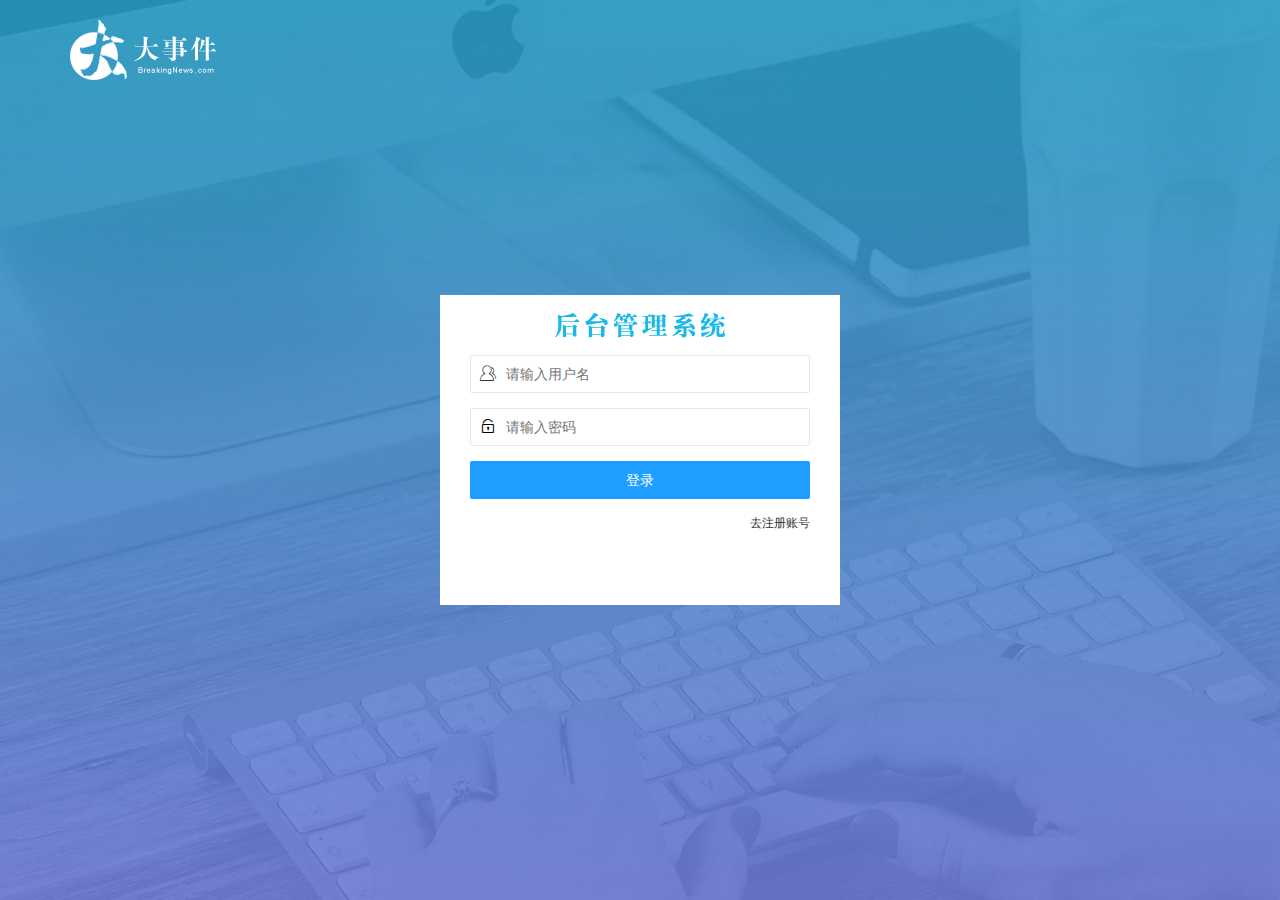
<file: login.html>
<!DOCTYPE html>
<html lang="en">

<head>
    <meta charset="UTF-8">
    <meta http-equiv="X-UA-Compatible" content="IE=edge">
    <meta name="viewport" content="width=device-width, initial-scale=1.0">
    <title>大事件-登录/注册</title>
    <!-- 导入layui样式 -->
    <link rel="stylesheet" href="./assets/lib/layui/css/layui.css">
    <!-- 导入自己的样式表 -->
    <link rel="stylesheet" href="./assets/css/login.css">
</head>

<body>
    <!-- 头部的logo区域 -->
    <div class="layui-main">
        <img src="./assets/images/logo.png" alt="">
    </div>
    <!-- 登录注册区域 -->
    <div class="loginAandRegBox">
        <div class="title-box"></div>
        <!-- 登录的div -->
        <div class="login-box">
            <!-- 登录的表单 -->
            <form class="layui-form" id="form_login">
                <!-- 用户名 -->
                <div class="layui-form-item">
                    <i class="layui-icon layui-icon-user"></i>
                    <input type="text" name="username" required lay-verify="required" placeholder="请输入用户名"
                        autocomplete="off" class="layui-input">
                </div>
                <!-- 密码 -->
                <div class="layui-form-item">
                    <i class="layui-icon layui-icon-password"></i>
                    <input type="password" name="password" required lay-verify="required|pwd" placeholder="请输入密码"
                        autocomplete="off" class="layui-input">
                </div>
                <!-- 登录按钮 -->
                <div class="layui-form-item">
                    <!-- 表单提交按钮和普通的按钮区别,lay-submit属性 -->
                    <button class="layui-btn layui-btn layui-btn-fluid layui-btn layui-btn-normal"
                        lay-submit>登录</button>
                </div>
                <div class="layui-form-item links">
                    <a href="javascript:;" id="link_reg">去注册账号</a>
                </div>
            </form>

        </div>
        <!-- 注册的div  -->
        <div class="reg-box">
            <!-- 注册的表单 -->
            <form class="layui-form" id="form_reg">
                <!-- 用户名 -->
                <div class="layui-form-item">
                    <i class="layui-icon layui-icon-user"></i>
                    <input type="text" name="username" required lay-verify="required" placeholder="请输入用户名"
                        autocomplete="off" class="layui-input">
                </div>
                <!-- 密码 -->
                <div class="layui-form-item">
                    <i class="layui-icon layui-icon-password"></i>
                    <input type="password" name="password" required lay-verify="required|pwd" placeholder="请输入密码"
                        autocomplete="off" class="layui-input">
                </div>
                <!-- 密码二次确认 -->
                <div class="layui-form-item">
                    <i class="layui-icon layui-icon-password"></i>
                    <input type="password" name="repassword" required lay-verify="required|pwd|repwd"
                        placeholder="再次确认密码" autocomplete="off" class="layui-input">
                </div>
                <!-- 登录按钮 -->
                <div class="layui-form-item">
                    <!-- 表单提交按钮和普通的按钮区别,lay-submit属性 -->
                    <button class="layui-btn layui-btn layui-btn-fluid layui-btn layui-btn-normal"
                        lay-submit>注册</button>
                </div>
                <div class="layui-form-item links">
                    <a href=" javascript:;" id="link_login">去登录</a>
                </div>

        </div>
    </div>
    <!-- 导入javascript -->
    <script src="./assets/lib/jquery.js"></script>
    <!-- 导入自己封装的 baseAPI.js -->
    <script src="./assets/js/baseAPI.js"></script>
    <script src="./assets/lib/layui/layui.all.js"></script>
    <script src="./assets/js/login.js"></script>

</body>

</html>
</file>
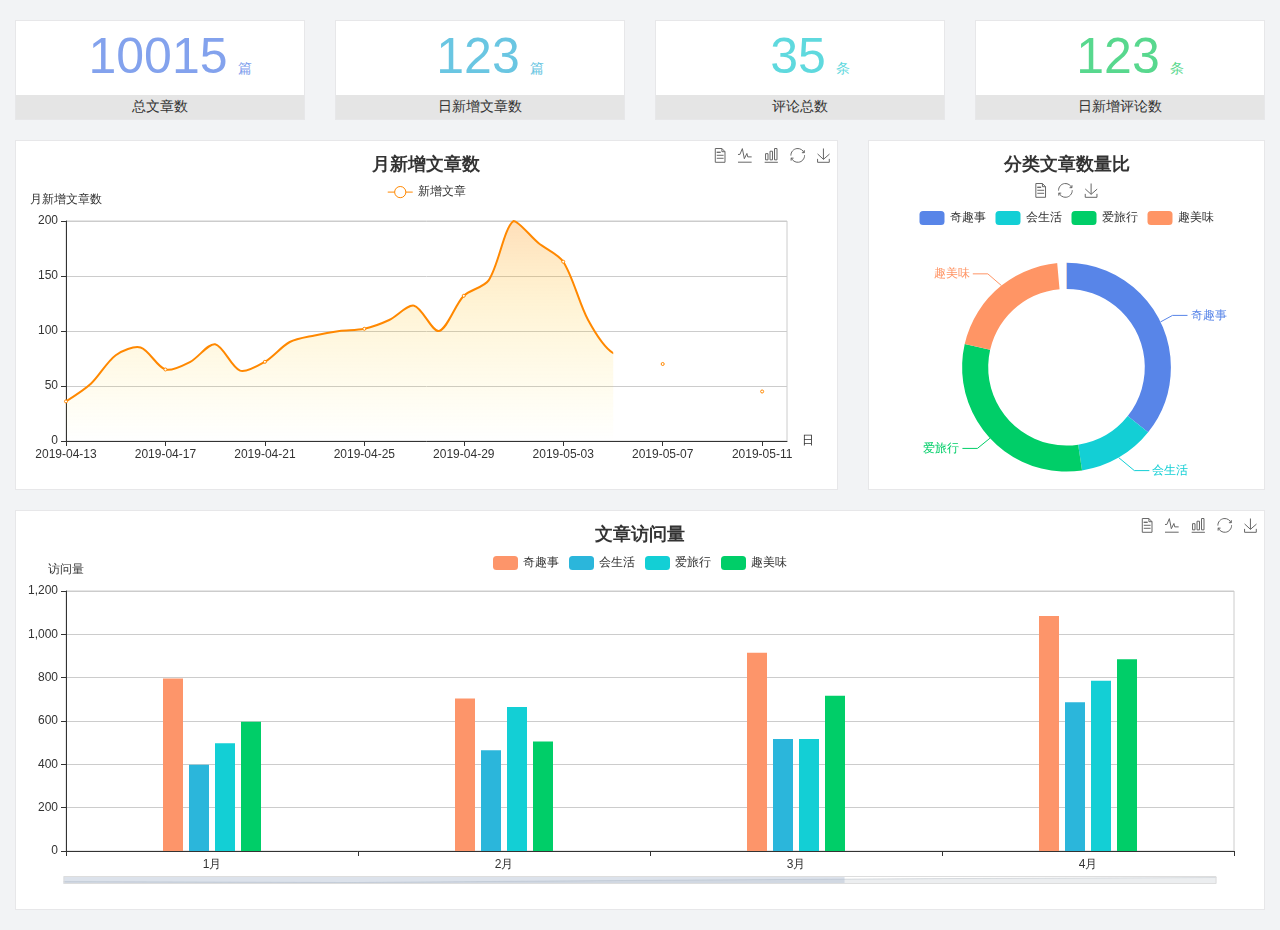
<file: home/dashboard.html>
<!DOCTYPE html>
<html lang="en">

<head>
  <meta charset="UTF-8">
  <meta name="viewport" content="width=device-width, initial-scale=1.0">
  <meta http-equiv="X-UA-Compatible" content="ie=edge">
  <title>图表统计</title>
  <link rel="stylesheet" href="../../assets/lib/bootstrap.css" />
  <link rel="stylesheet" href="../../assets/lib/main.css" />
  <script src="../../assets/lib/jquery.js"></script>
  <script type="text/javascript" src="../../assets/lib/echarts.min.js"></script>
</head>

<body>
  <div class="container-fluid">
    <div class="row spannel_list">
      <div class="col-sm-3 col-xs-6">
        <div class="spannel">
          <em>10015</em><span>篇</span>
          <b>总文章数</b>
        </div>
      </div>
      <div class="col-sm-3 col-xs-6">
        <div class="spannel scolor01">
          <em>123</em><span>篇</span>
          <b>日新增文章数</b>
        </div>
      </div>
      <div class="col-sm-3 col-xs-6">
        <div class="spannel scolor02">
          <em>35</em><span>条</span>
          <b>评论总数</b>
        </div>
      </div>
      <div class="col-sm-3 col-xs-6">
        <div class="spannel scolor03">
          <em>123</em><span>条</span>
          <b>日新增评论数</b>
        </div>
      </div>
    </div>
  </div>

  <div class="container-fluid">
    <div class="row curve-pie">
      <div class="col-lg-8 col-md-8">
        <div class="gragh_pannel" id="curve_show"></div>
      </div>
      <div class="col-lg-4 col-md-4">
        <div class="gragh_pannel" id="pie_show"></div>
      </div>
    </div>
  </div>

  <div class="container-fluid">
    <div class="column_pannel" id="column_show"></div>
  </div>

  <script>
    var oChart = echarts.init(document.getElementById('curve_show'));
    var aList_all = [
      { 'count': 36, 'date': '2019-04-13' },
      { 'count': 52, 'date': '2019-04-14' },
      { 'count': 78, 'date': '2019-04-15' },
      { 'count': 85, 'date': '2019-04-16' },
      { 'count': 65, 'date': '2019-04-17' },
      { 'count': 72, 'date': '2019-04-18' },
      { 'count': 88, 'date': '2019-04-19' },
      { 'count': 64, 'date': '2019-04-20' },
      { 'count': 72, 'date': '2019-04-21' },
      { 'count': 90, 'date': '2019-04-22' },
      { 'count': 96, 'date': '2019-04-23' },
      { 'count': 100, 'date': '2019-04-24' },
      { 'count': 102, 'date': '2019-04-25' },
      { 'count': 110, 'date': '2019-04-26' },
      { 'count': 123, 'date': '2019-04-27' },
      { 'count': 100, 'date': '2019-04-28' },
      { 'count': 132, 'date': '2019-04-29' },
      { 'count': 146, 'date': '2019-04-30' },
      { 'count': 200, 'date': '2019-05-01' },
      { 'count': 180, 'date': '2019-05-02' },
      { 'count': 163, 'date': '2019-05-03' },
      { 'count': 110, 'date': '2019-05-04' },
      { 'count': 80, 'date': '2019-05-05' },
      { 'count': 82, 'date': '2019-05-06' },
      { 'count': 70, 'date': '2019-05-07' },
      { 'count': 65, 'date': '2019-05-08' },
      { 'count': 54, 'date': '2019-05-09' },
      { 'count': 40, 'date': '2019-05-10' },
      { 'count': 45, 'date': '2019-05-11' },
      { 'count': 38, 'date': '2019-05-12' },
    ];

    let aCount = [];
    let aDate = [];

    for (var i = 0; i < aList_all.length; i++) {
      aCount.push(aList_all[i].count);
      aDate.push(aList_all[i].date);
    }

    var chartopt = {
      title: {
        text: '月新增文章数',
        left: 'center',
        top: '10'
      },
      tooltip: {
        trigger: 'axis'
      },
      legend: {
        data: ['新增文章'],
        top: '40'
      },
      toolbox: {
        show: true,
        feature: {
          mark: { show: true },
          dataView: { show: true, readOnly: false },
          magicType: { show: true, type: ['line', 'bar'] },
          restore: { show: true },
          saveAsImage: { show: true }
        }
      },
      calculable: true,
      xAxis: [
        {
          name: '日',
          type: 'category',
          boundaryGap: false,
          data: aDate
        }
      ],
      yAxis: [
        {
          name: '月新增文章数',
          type: 'value'
        }
      ],
      series: [
        {
          name: '新增文章',
          type: 'line',
          smooth: true,
          itemStyle: { normal: { areaStyle: { type: 'default' }, color: '#f80' }, lineStyle: { color: '#f80' } },
          data: aCount
        }],
      areaStyle: {
        normal: {
          color: new echarts.graphic.LinearGradient(0, 0, 0, 1, [{
            offset: 0,
            color: 'rgba(255,136,0,0.39)'
          }, {
            offset: .34,
            color: 'rgba(255,180,0,0.25)'
          }, {
            offset: 1,
            color: 'rgba(255,222,0,0.00)'
          }])

        }
      },
      grid: {
        show: true,
        x: 50,
        x2: 50,
        y: 80,
        height: 220
      }
    };

    oChart.setOption(chartopt);


    var oPie = echarts.init(document.getElementById('pie_show'));
    var oPieopt =
    {
      title: {
        top: 10,
        text: '分类文章数量比',
        x: 'center'
      },
      tooltip: {
        trigger: 'item',
        formatter: "{a} <br/>{b} : {c} ({d}%)"
      },
      color: ['#5885e8', '#13cfd5', '#00ce68', '#ff9565'],
      legend: {
        x: 'center',
        top: 65,
        data: ['奇趣事', '会生活', '爱旅行', '趣美味']
      },
      toolbox: {
        show: true,
        x: 'center',
        top: 35,
        feature: {
          mark: { show: true },
          dataView: { show: true, readOnly: false },
          magicType: {
            show: true,
            type: ['pie', 'funnel'],
            option: {
              funnel: {
                x: '25%',
                width: '50%',
                funnelAlign: 'left',
                max: 1548
              }
            }
          },
          restore: { show: true },
          saveAsImage: { show: true }
        }
      },
      calculable: true,
      series: [
        {
          name: '访问来源',
          type: 'pie',
          radius: ['45%', '60%'],
          center: ['50%', '65%'],
          data: [
            { value: 300, name: '奇趣事' },
            { value: 100, name: '会生活' },
            { value: 260, name: '爱旅行' },
            { value: 180, name: '趣美味' }
          ]
        }
      ]
    };
    oPie.setOption(oPieopt);



    var oColumn = this.echarts.init(document.getElementById('column_show'));
    var oColumnopt =
    {
      title: {
        text: '文章访问量',
        left: 'center',
        top: '10'
      },
      tooltip: {
        trigger: 'axis'
      },
      legend: {
        data: ['奇趣事', '会生活', '爱旅行', '趣美味'],
        top: '40'
      },
      toolbox: {
        show: true,
        feature: {
          mark: { show: true },
          dataView: { show: true, readOnly: false },
          magicType: { show: true, type: ['line', 'bar'] },
          restore: { show: true },
          saveAsImage: { show: true }
        }
      },
      calculable: true,
      xAxis: [
        {
          type: 'category',
          data: ['1月', '2月', '3月', '4月', '5月']
        }
      ],
      yAxis: [
        {
          name: '访问量',
          type: 'value'
        }
      ],
      series: [
        {
          name: '奇趣事',
          type: 'bar',
          barWidth: 20,
          itemStyle: {
            normal: { areaStyle: { type: 'default' }, color: '#fd956a' }
          },
          data: [800, 708, 920, 1090, 1200]
        },
        {
          name: '会生活',
          type: 'bar',
          barWidth: 20,
          itemStyle: {
            normal: { areaStyle: { type: 'default' }, color: '#2bb6db' }
          },
          data: [400, 468, 520, 690, 800]
        },
        {
          name: '爱旅行',
          type: 'bar',
          barWidth: 20,
          itemStyle: {
            normal: { areaStyle: { type: 'default' }, color: '#13cfd5' }
          },
          data: [500, 668, 520, 790, 900]
        },
        {
          name: '趣美味',
          type: 'bar',
          barWidth: 20,
          itemStyle: {
            normal: { areaStyle: { type: 'default' }, color: '#00ce68' }
          },
          data: [600, 508, 720, 890, 1000]
        }
      ],
      grid: {
        show: true,
        x: 50,
        x2: 30,
        y: 80,
        height: 260
      },
      dataZoom: [//给x轴设置滚动条
        {
          start: 0,//默认为0
          end: 100 - 1000 / 31,//默认为100
          type: 'slider',
          show: true,
          xAxisIndex: [0],
          handleSize: 0,//滑动条的 左右2个滑动条的大小
          height: 8,//组件高度
          left: 45, //左边的距离
          right: 50,//右边的距离
          bottom: 26,//右边的距离
          handleColor: '#ddd',//h滑动图标的颜色
          handleStyle: {
            borderColor: "#cacaca",
            borderWidth: "1",
            shadowBlur: 2,
            background: "#ddd",
            shadowColor: "#ddd",
          }
        }]
    };
    oColumn.setOption(oColumnopt);
  </script>
</body>

</html>
</file>
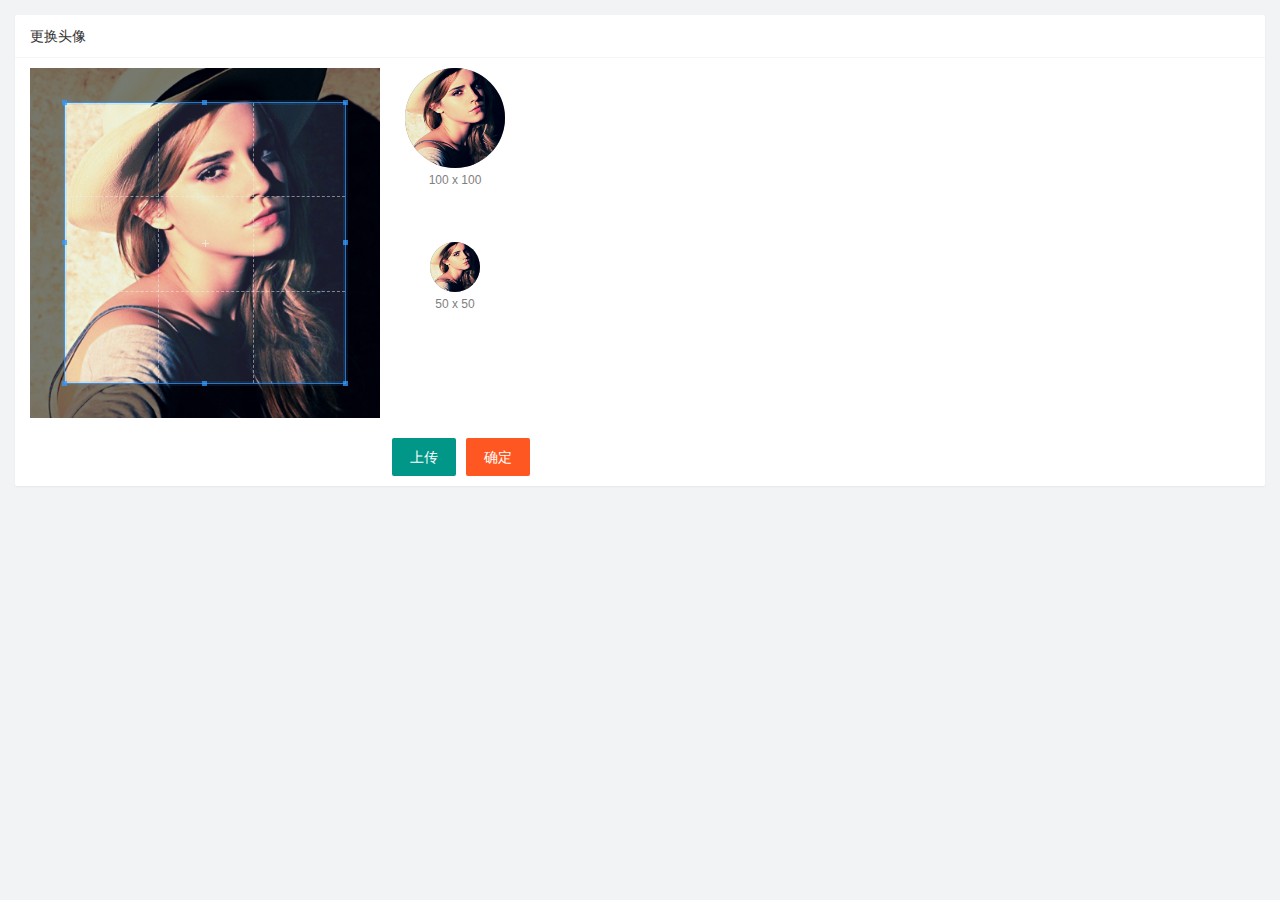
<file: user/user_avatar.html>
<!DOCTYPE html>
<html lang="en">

<head>
    <meta charset="UTF-8">
    <meta http-equiv="X-UA-Compatible" content="IE=edge">
    <meta name="viewport" content="width=device-width, initial-scale=1.0">
    <title>Document</title>
    <link rel="stylesheet" href="/assets/lib/layui/css/layui.css">
    <link rel="stylesheet" href="/assets/lib/cropper/cropper.css" />
    <link rel="stylesheet" href="/assets/css/user/user_avater.css">


</head>

<body>
    <!-- 卡片区域 -->
    <div class="layui-card">
        <div class="layui-card-header">更换头像</div>
        <div class="layui-card-body">
            <!-- 第一行的图片裁剪和预览区域 -->
            <div class="row1">
                <!-- 图片裁剪区域 -->
                <div class="cropper-box">
                    <!-- 这个 img 标签很重要，将来会把它初始化为裁剪区域 -->
                    <img id="image" src="/assets/images/sample.jpg" />
                </div>
                <!-- 图片的预览区域 -->
                <div class="preview-box">
                    <div>
                        <!-- 宽高为 100px 的预览区域 -->
                        <div class="img-preview w100"></div>
                        <p class="size">100 x 100</p>
                    </div>
                    <div>
                        <!-- 宽高为 50px 的预览区域 -->
                        <div class="img-preview w50"></div>
                        <p class="size">50 x 50</p>
                    </div>
                </div>
            </div>
            <!-- 第二行的按钮区域 -->
            <div class="row2">
                <input type="file" id="file" accept="image/png,image/jpeg">
                <button type="button" class="layui-btn" id="btnChooseImage">上传</button>
                <button type="button" class="layui-btn layui-btn-danger" id="btnUpload">确定</button>
            </div>
        </div>
    </div>
    <script src="/assets/lib/layui/layui.all.js"></script>
    <script src="/assets/lib/jquery.js"></script>
    <script src="/assets/lib/cropper/Cropper.js"></script>
    <script src="/assets/lib/cropper/jquery-cropper.js"></script>
    <script src="/assets/js/baseAPI.js"></script>
    <script src="/assets/js/user/suer_avatar.js"></script>
</body>

</html>
</file>
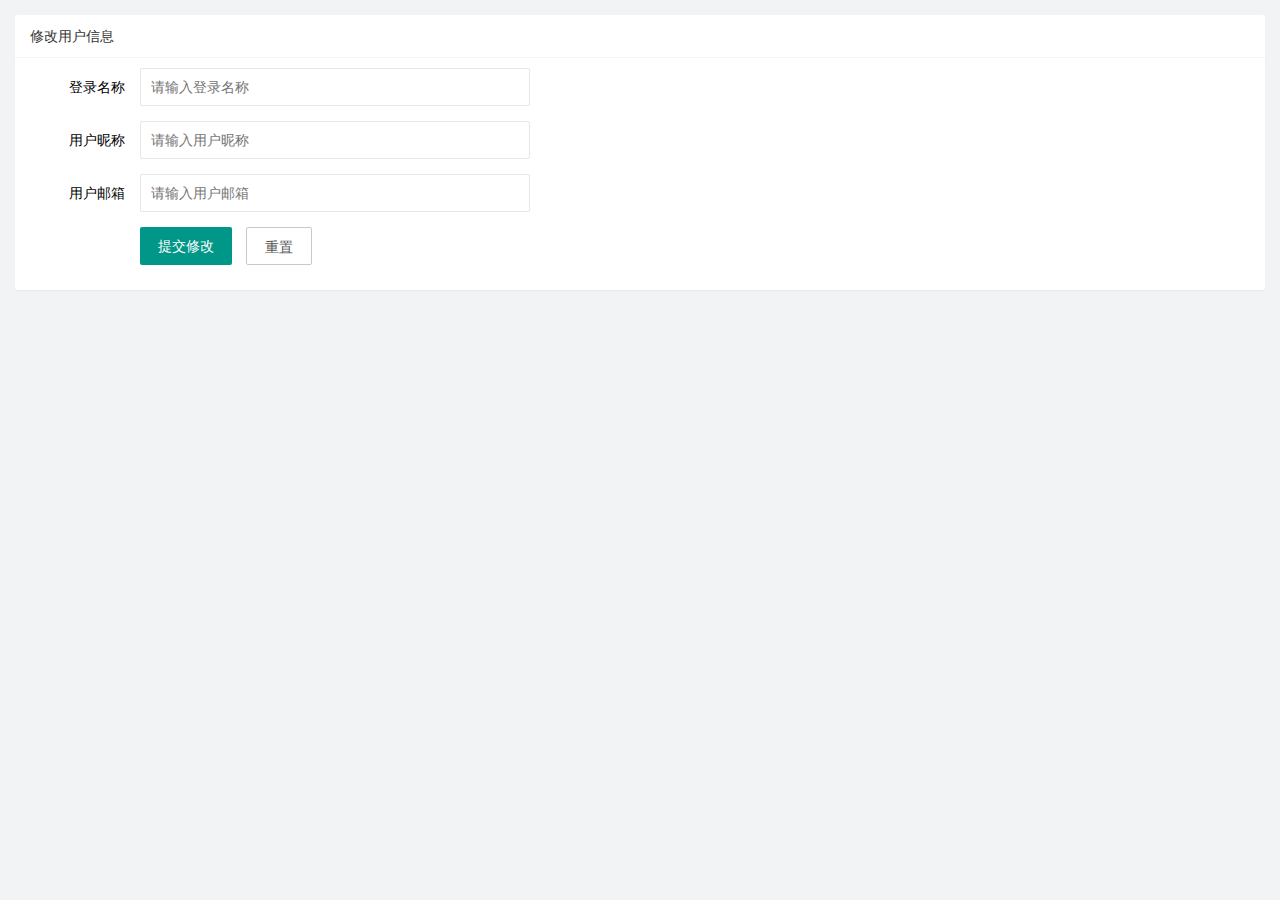
<file: user/user_info.html>
<!DOCTYPE html>
<html lang="en">

<head>
    <meta charset="UTF-8">
    <meta http-equiv="X-UA-Compatible" content="IE=edge">
    <meta name="viewport" content="width=device-width, initial-scale=1.0">
    <title>Document</title>
    <!-- 导入layui的样式表 -->
    <link rel="stylesheet" href="/assets/lib/layui/css/layui.css">
    <!-- 导入自己的样式 -->
    <link rel="stylesheet" href="/assets/css/user/user_info.css">

</head>

<body>
    <div class="layui-card">
        <div class="layui-card-header">修改用户信息</div>
        <div class="layui-card-body">
            <!-- form表单区域 -->
            <form class="layui-form" lay-filter="formUserInfo">
                <!-- 这是隐藏域 -->
                <input type="hidden" name="id">
                <div class="layui-form-item">
                    <label class="layui-form-label">登录名称</label>
                    <div class="layui-input-block">
                        <input type="text" name="username" required lay-verify="required" placeholder="请输入登录名称"
                            autocomplete="off" class="layui-input" readonly>
                    </div>

                </div>
                <div class="layui-form-item">
                    <label class="layui-form-label">用户昵称</label>
                    <div class="layui-input-block">
                        <input type="text" name="nickname" required lay-verify="required|nickname" placeholder="请输入用户昵称"
                            autocomplete="off" class="layui-input">
                    </div>

                </div>
                <div class="layui-form-item">
                    <label class="layui-form-label">用户邮箱</label>
                    <div class="layui-input-block">
                        <input type="text" name="email" required lay-verify="required|email" placeholder="请输入用户邮箱"
                            autocomplete="off" class="layui-input">
                    </div>
                </div>
                <div class="layui-form-item">
                    <div class="layui-input-block">
                        <button class="layui-btn" lay-submit lay-filter="*">提交修改</button>
                        <button type="reset" class="layui-btn layui-btn-primary" id="btnReset">重置</button>
                    </div>
                </div>
            </form>
        </div>
        <!-- 导入layui的JS文件 -->
        <script src="/assets/lib/layui/layui.all.js"></script>
        <!-- 导入jQuery的JS文件 -->
        <script src="/assets/lib/jquery.js"></script>
        <script src="/assets/js/user/user_info.js"></script>
        <script src="/assets/js/baseAPI.js"></script>
</body>

</html>
</file>
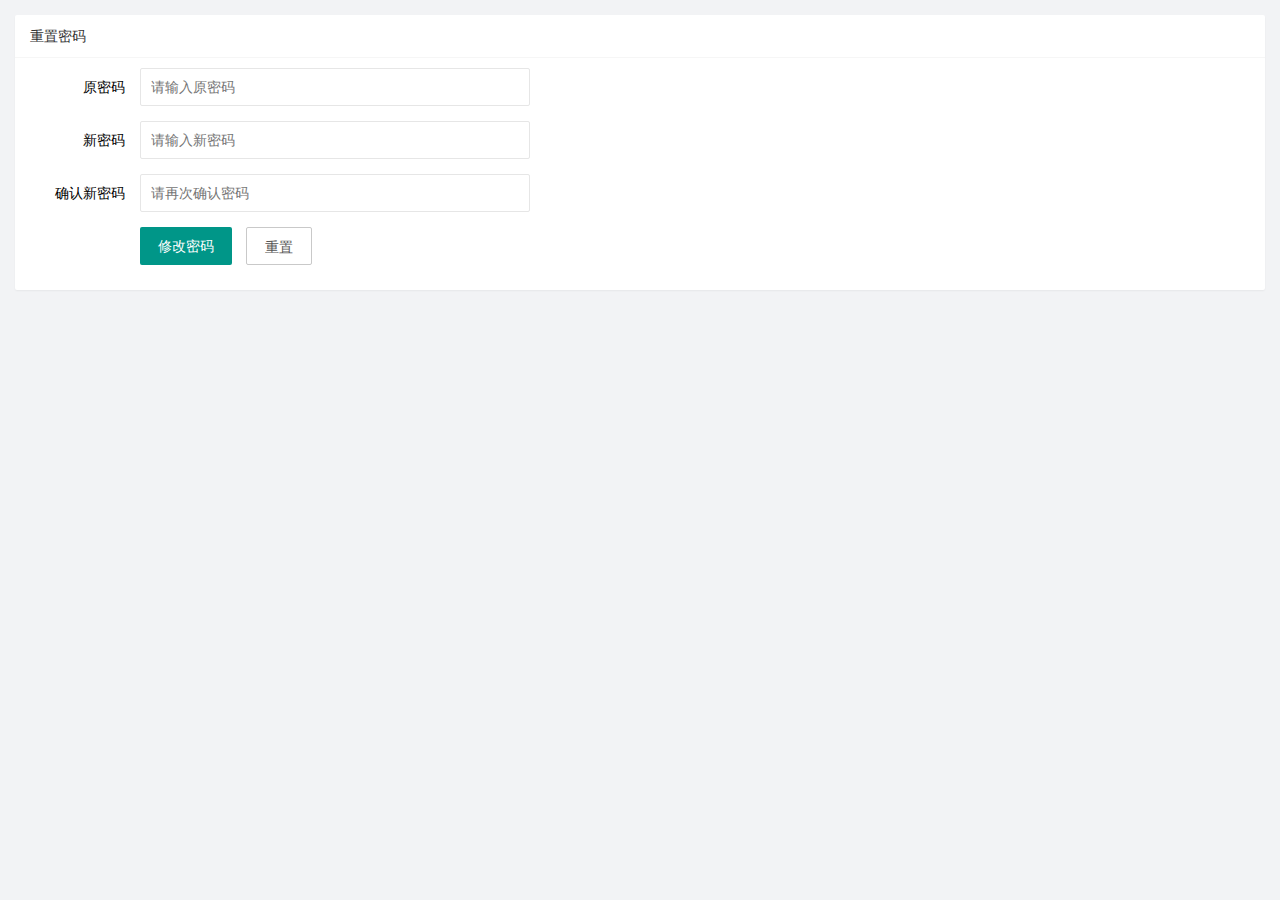
<file: user/user_pwd.html>
<!DOCTYPE html>
<html lang="en">

<head>
    <meta charset="UTF-8">
    <meta http-equiv="X-UA-Compatible" content="IE=edge">
    <meta name="viewport" content="width=device-width, initial-scale=1.0">
    <title>Document</title>
    <link rel="stylesheet" href="/assets/lib/layui/css/layui.css">
    <link rel="stylesheet" href="/assets/css/user/user_pwd.css">

</head>

<body>
    <!-- 卡片区 -->
    <div class="layui-card">
        <div class="layui-card-header">重置密码</div>
        <div class="layui-card-body">
            <form class="layui-form">
                <div class="layui-form-item">
                    <label class="layui-form-label">原密码</label>
                    <div class="layui-input-block">
                        <input type="password" name="oldPwd" required lay-verify="required|pwd" placeholder="请输入原密码"
                            autocomplete="off" class="layui-input">
                    </div>
                </div>
                <div class="layui-form-item">
                    <label class="layui-form-label">新密码</label>
                    <div class="layui-input-block">
                        <input type="password" name="newPwd" required lay-verify="required|pwd|samePwd"
                            placeholder="请输入新密码" autocomplete="off" class="layui-input">
                    </div>
                </div>
                <div class="layui-form-item">
                    <label class="layui-form-label">确认新密码</label>
                    <div class="layui-input-block">
                        <input type="password" name="rePwd" required lay-verify="required|pwd|rePwd"
                            placeholder="请再次确认密码" autocomplete="off" class="layui-input">
                    </div>
                </div>
                <div class="layui-form-item">
                    <div class="layui-input-block">
                        <button class="layui-btn" lay-submit lay-filter="formDemo">修改密码</button>
                        <button type="reset" class="layui-btn layui-btn-primary">重置</button>
                    </div>
                </div>
            </form>
        </div>
    </div>
    <script src="/assets/lib/layui/layui.all.js"></script>
    <script src="/assets/lib/jquery.js"></script>
    <script src="/assets/js/baseAPI.js"></script>
    <script src="/assets/js/user/user_pwd.js"></script>
</body>

</html>
</file>
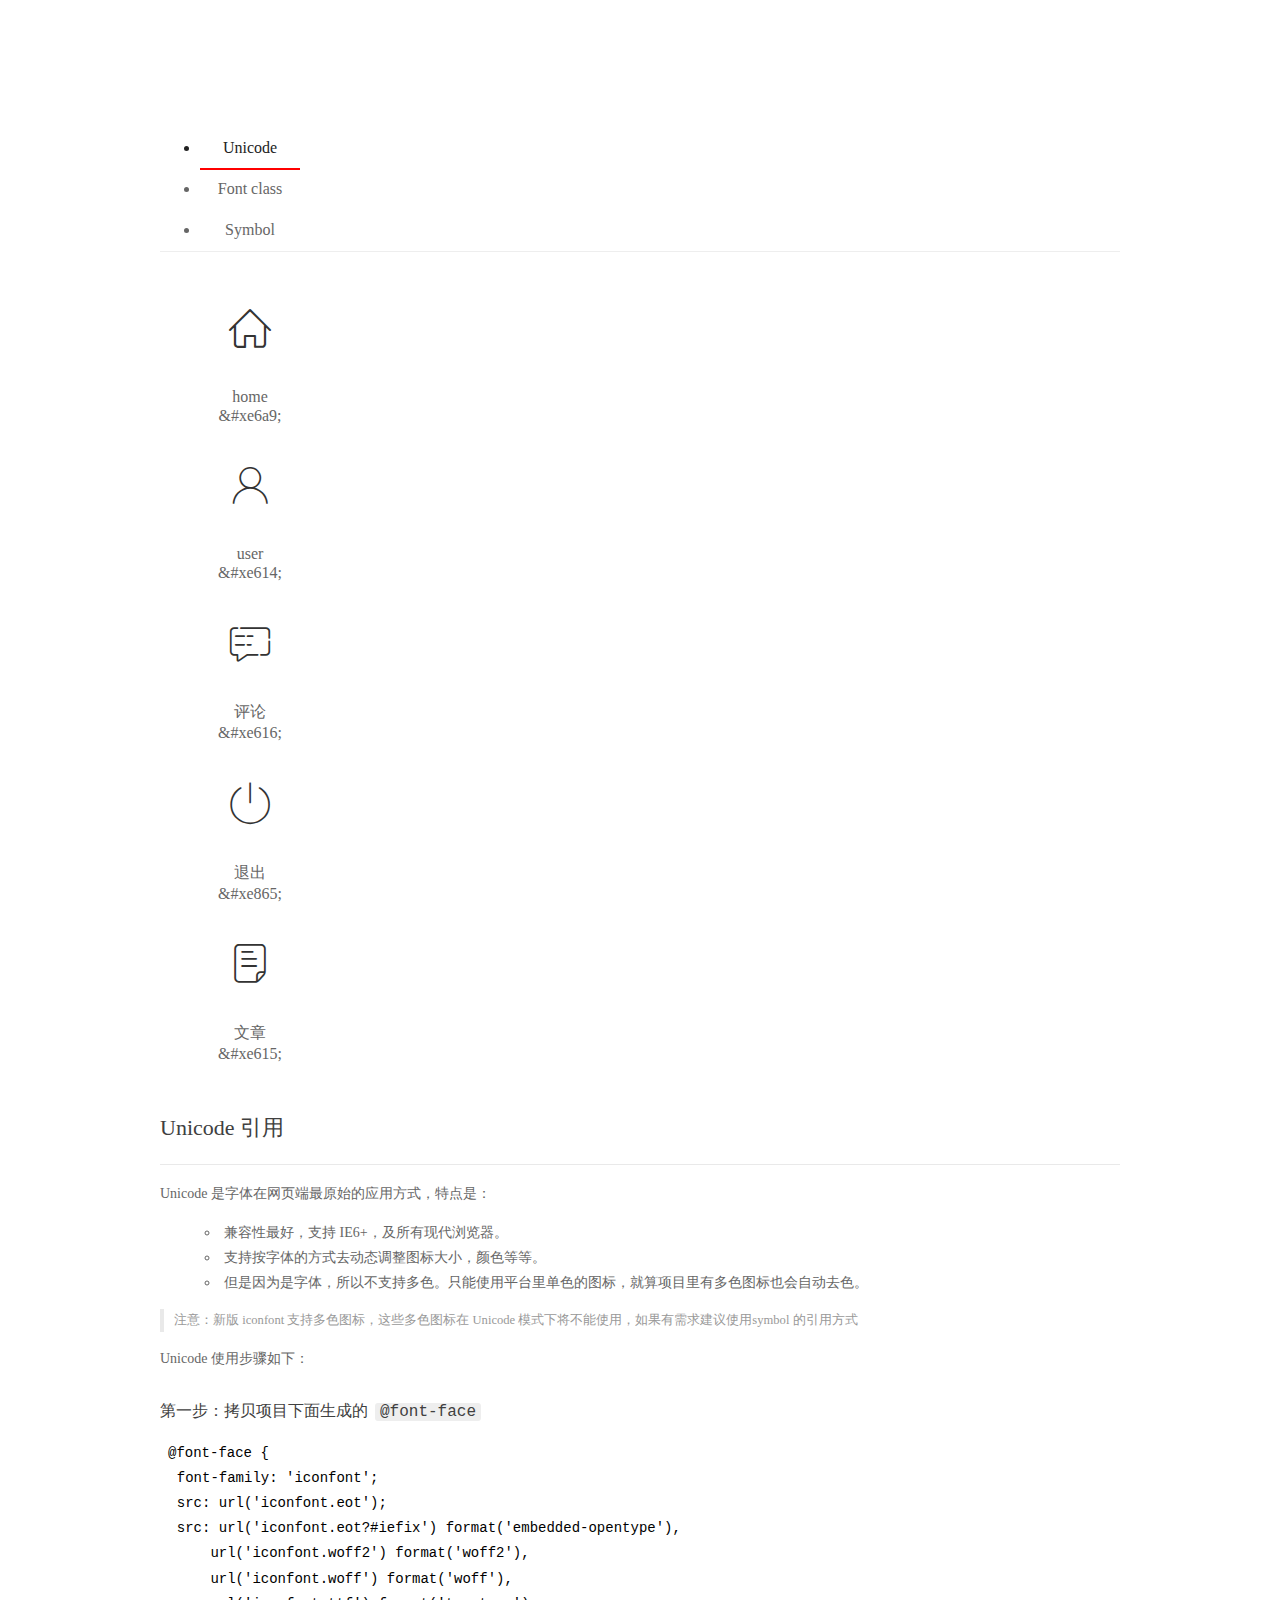
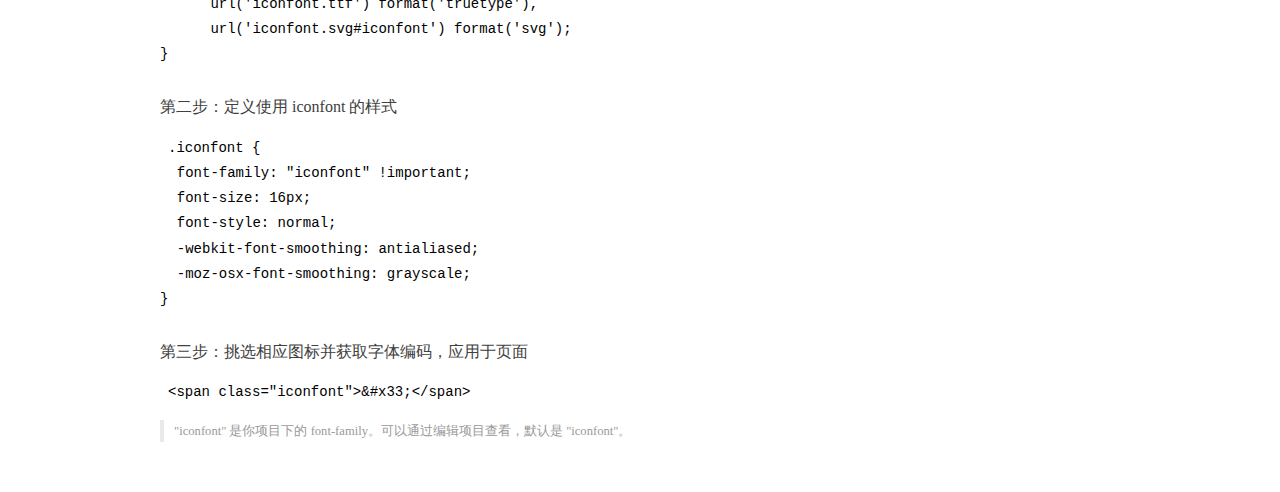
<file: assets/fonts/demo_index.html>
<!DOCTYPE html>
<html>
<head>
  <meta charset="utf-8"/>
  <title>IconFont Demo</title>
  <link rel="shortcut icon" href="https://gtms04.alicdn.com/tps/i4/TB1_oz6GVXXXXaFXpXXJDFnIXXX-64-64.ico" type="image/x-icon"/>
  <link rel="stylesheet" href="https://g.alicdn.com/thx/cube/1.3.2/cube.min.css">
  <link rel="stylesheet" href="demo.css">
  <link rel="stylesheet" href="iconfont.css">
  <script src="iconfont.js"></script>
  <!-- jQuery -->
  <script src="https://a1.alicdn.com/oss/uploads/2018/12/26/7bfddb60-08e8-11e9-9b04-53e73bb6408b.js"></script>
  <!-- 代码高亮 -->
  <script src="https://a1.alicdn.com/oss/uploads/2018/12/26/a3f714d0-08e6-11e9-8a15-ebf944d7534c.js"></script>
</head>
<body>
  <div class="main">
    <h1 class="logo"><a href="https://www.iconfont.cn/" title="iconfont 首页" target="_blank">&#xe86b;</a></h1>
    <div class="nav-tabs">
      <ul id="tabs" class="dib-box">
        <li class="dib active"><span>Unicode</span></li>
        <li class="dib"><span>Font class</span></li>
        <li class="dib"><span>Symbol</span></li>
      </ul>
      
    </div>
    <div class="tab-container">
      <div class="content unicode" style="display: block;">
          <ul class="icon_lists dib-box">
          
            <li class="dib">
              <span class="icon iconfont">&#xe6a9;</span>
                <div class="name">home</div>
                <div class="code-name">&amp;#xe6a9;</div>
              </li>
          
            <li class="dib">
              <span class="icon iconfont">&#xe614;</span>
                <div class="name">user</div>
                <div class="code-name">&amp;#xe614;</div>
              </li>
          
            <li class="dib">
              <span class="icon iconfont">&#xe616;</span>
                <div class="name">评论</div>
                <div class="code-name">&amp;#xe616;</div>
              </li>
          
            <li class="dib">
              <span class="icon iconfont">&#xe865;</span>
                <div class="name">退出</div>
                <div class="code-name">&amp;#xe865;</div>
              </li>
          
            <li class="dib">
              <span class="icon iconfont">&#xe615;</span>
                <div class="name">文章</div>
                <div class="code-name">&amp;#xe615;</div>
              </li>
          
          </ul>
          <div class="article markdown">
          <h2 id="unicode-">Unicode 引用</h2>
          <hr>

          <p>Unicode 是字体在网页端最原始的应用方式，特点是：</p>
          <ul>
            <li>兼容性最好，支持 IE6+，及所有现代浏览器。</li>
            <li>支持按字体的方式去动态调整图标大小，颜色等等。</li>
            <li>但是因为是字体，所以不支持多色。只能使用平台里单色的图标，就算项目里有多色图标也会自动去色。</li>
          </ul>
          <blockquote>
            <p>注意：新版 iconfont 支持多色图标，这些多色图标在 Unicode 模式下将不能使用，如果有需求建议使用symbol 的引用方式</p>
          </blockquote>
          <p>Unicode 使用步骤如下：</p>
          <h3 id="-font-face">第一步：拷贝项目下面生成的 <code>@font-face</code></h3>
<pre><code class="language-css"
>@font-face {
  font-family: 'iconfont';
  src: url('iconfont.eot');
  src: url('iconfont.eot?#iefix') format('embedded-opentype'),
      url('iconfont.woff2') format('woff2'),
      url('iconfont.woff') format('woff'),
      url('iconfont.ttf') format('truetype'),
      url('iconfont.svg#iconfont') format('svg');
}
</code></pre>
          <h3 id="-iconfont-">第二步：定义使用 iconfont 的样式</h3>
<pre><code class="language-css"
>.iconfont {
  font-family: "iconfont" !important;
  font-size: 16px;
  font-style: normal;
  -webkit-font-smoothing: antialiased;
  -moz-osx-font-smoothing: grayscale;
}
</code></pre>
          <h3 id="-">第三步：挑选相应图标并获取字体编码，应用于页面</h3>
<pre>
<code class="language-html"
>&lt;span class="iconfont"&gt;&amp;#x33;&lt;/span&gt;
</code></pre>
          <blockquote>
            <p>"iconfont" 是你项目下的 font-family。可以通过编辑项目查看，默认是 "iconfont"。</p>
          </blockquote>
          </div>
      </div>
      <div class="content font-class">
        <ul class="icon_lists dib-box">
          
          <li class="dib">
            <span class="icon iconfont icon-home"></span>
            <div class="name">
              home
            </div>
            <div class="code-name">.icon-home
            </div>
          </li>
          
          <li class="dib">
            <span class="icon iconfont icon-user"></span>
            <div class="name">
              user
            </div>
            <div class="code-name">.icon-user
            </div>
          </li>
          
          <li class="dib">
            <span class="icon iconfont icon-pinglun"></span>
            <div class="name">
              评论
            </div>
            <div class="code-name">.icon-pinglun
            </div>
          </li>
          
          <li class="dib">
            <span class="icon iconfont icon-tuichu"></span>
            <div class="name">
              退出
            </div>
            <div class="code-name">.icon-tuichu
            </div>
          </li>
          
          <li class="dib">
            <span class="icon iconfont icon-16"></span>
            <div class="name">
              文章
            </div>
            <div class="code-name">.icon-16
            </div>
          </li>
          
        </ul>
        <div class="article markdown">
        <h2 id="font-class-">font-class 引用</h2>
        <hr>

        <p>font-class 是 Unicode 使用方式的一种变种，主要是解决 Unicode 书写不直观，语意不明确的问题。</p>
        <p>与 Unicode 使用方式相比，具有如下特点：</p>
        <ul>
          <li>兼容性良好，支持 IE8+，及所有现代浏览器。</li>
          <li>相比于 Unicode 语意明确，书写更直观。可以很容易分辨这个 icon 是什么。</li>
          <li>因为使用 class 来定义图标，所以当要替换图标时，只需要修改 class 里面的 Unicode 引用。</li>
          <li>不过因为本质上还是使用的字体，所以多色图标还是不支持的。</li>
        </ul>
        <p>使用步骤如下：</p>
        <h3 id="-fontclass-">第一步：引入项目下面生成的 fontclass 代码：</h3>
<pre><code class="language-html">&lt;link rel="stylesheet" href="./iconfont.css"&gt;
</code></pre>
        <h3 id="-">第二步：挑选相应图标并获取类名，应用于页面：</h3>
<pre><code class="language-html">&lt;span class="iconfont icon-xxx"&gt;&lt;/span&gt;
</code></pre>
        <blockquote>
          <p>"
            iconfont" 是你项目下的 font-family。可以通过编辑项目查看，默认是 "iconfont"。</p>
        </blockquote>
      </div>
      </div>
      <div class="content symbol">
          <ul class="icon_lists dib-box">
          
            <li class="dib">
                <svg class="icon svg-icon" aria-hidden="true">
                  <use xlink:href="#icon-home"></use>
                </svg>
                <div class="name">home</div>
                <div class="code-name">#icon-home</div>
            </li>
          
            <li class="dib">
                <svg class="icon svg-icon" aria-hidden="true">
                  <use xlink:href="#icon-user"></use>
                </svg>
                <div class="name">user</div>
                <div class="code-name">#icon-user</div>
            </li>
          
            <li class="dib">
                <svg class="icon svg-icon" aria-hidden="true">
                  <use xlink:href="#icon-pinglun"></use>
                </svg>
                <div class="name">评论</div>
                <div class="code-name">#icon-pinglun</div>
            </li>
          
            <li class="dib">
                <svg class="icon svg-icon" aria-hidden="true">
                  <use xlink:href="#icon-tuichu"></use>
                </svg>
                <div class="name">退出</div>
                <div class="code-name">#icon-tuichu</div>
            </li>
          
            <li class="dib">
                <svg class="icon svg-icon" aria-hidden="true">
                  <use xlink:href="#icon-16"></use>
                </svg>
                <div class="name">文章</div>
                <div class="code-name">#icon-16</div>
            </li>
          
          </ul>
          <div class="article markdown">
          <h2 id="symbol-">Symbol 引用</h2>
          <hr>

          <p>这是一种全新的使用方式，应该说这才是未来的主流，也是平台目前推荐的用法。相关介绍可以参考这篇<a href="">文章</a>
            这种用法其实是做了一个 SVG 的集合，与另外两种相比具有如下特点：</p>
          <ul>
            <li>支持多色图标了，不再受单色限制。</li>
            <li>通过一些技巧，支持像字体那样，通过 <code>font-size</code>, <code>color</code> 来调整样式。</li>
            <li>兼容性较差，支持 IE9+，及现代浏览器。</li>
            <li>浏览器渲染 SVG 的性能一般，还不如 png。</li>
          </ul>
          <p>使用步骤如下：</p>
          <h3 id="-symbol-">第一步：引入项目下面生成的 symbol 代码：</h3>
<pre><code class="language-html">&lt;script src="./iconfont.js"&gt;&lt;/script&gt;
</code></pre>
          <h3 id="-css-">第二步：加入通用 CSS 代码（引入一次就行）：</h3>
<pre><code class="language-html">&lt;style&gt;
.icon {
  width: 1em;
  height: 1em;
  vertical-align: -0.15em;
  fill: currentColor;
  overflow: hidden;
}
&lt;/style&gt;
</code></pre>
          <h3 id="-">第三步：挑选相应图标并获取类名，应用于页面：</h3>
<pre><code class="language-html">&lt;svg class="icon" aria-hidden="true"&gt;
  &lt;use xlink:href="#icon-xxx"&gt;&lt;/use&gt;
&lt;/svg&gt;
</code></pre>
          </div>
      </div>

    </div>
  </div>
  <script>
  $(document).ready(function () {
      $('.tab-container .content:first').show()

      $('#tabs li').click(function (e) {
        var tabContent = $('.tab-container .content')
        var index = $(this).index()

        if ($(this).hasClass('active')) {
          return
        } else {
          $('#tabs li').removeClass('active')
          $(this).addClass('active')

          tabContent.hide().eq(index).fadeIn()
        }
      })
    })
  </script>
</body>
</html>
</file>
<file: assets/lib/layui/css/layui.css>
/** layui-v2.5.5 MIT License By https://www.layui.com */
 .layui-inline,img{display:inline-block;vertical-align:middle}h1,h2,h3,h4,h5,h6{font-weight:400}.layui-edge,.layui-header,.layui-inline,.layui-main{position:relative}.layui-body,.layui-edge,.layui-elip{overflow:hidden}.layui-btn,.layui-edge,.layui-inline,img{vertical-align:middle}.layui-btn,.layui-disabled,.layui-icon,.layui-unselect{-moz-user-select:none;-webkit-user-select:none;-ms-user-select:none}.layui-elip,.layui-form-checkbox span,.layui-form-pane .layui-form-label{text-overflow:ellipsis;white-space:nowrap}.layui-breadcrumb,.layui-tree-btnGroup{visibility:hidden}blockquote,body,button,dd,div,dl,dt,form,h1,h2,h3,h4,h5,h6,input,li,ol,p,pre,td,textarea,th,ul{margin:0;padding:0;-webkit-tap-highlight-color:rgba(0,0,0,0)}a:active,a:hover{outline:0}img{border:none}li{list-style:none}table{border-collapse:collapse;border-spacing:0}h4,h5,h6{font-size:100%}button,input,optgroup,option,select,textarea{font-family:inherit;font-size:inherit;font-style:inherit;font-weight:inherit;outline:0}pre{white-space:pre-wrap;white-space:-moz-pre-wrap;white-space:-pre-wrap;white-space:-o-pre-wrap;word-wrap:break-word}body{line-height:24px;font:14px Helvetica Neue,Helvetica,PingFang SC,Tahoma,Arial,sans-serif}hr{height:1px;margin:10px 0;border:0;clear:both}a{color:#333;text-decoration:none}a:hover{color:#777}a cite{font-style:normal;*cursor:pointer}.layui-border-box,.layui-border-box *{box-sizing:border-box}.layui-box,.layui-box *{box-sizing:content-box}.layui-clear{clear:both;*zoom:1}.layui-clear:after{content:'\20';clear:both;*zoom:1;display:block;height:0}.layui-inline{*display:inline;*zoom:1}.layui-edge{display:inline-block;width:0;height:0;border-width:6px;border-style:dashed;border-color:transparent}.layui-edge-top{top:-4px;border-bottom-color:#999;border-bottom-style:solid}.layui-edge-right{border-left-color:#999;border-left-style:solid}.layui-edge-bottom{top:2px;border-top-color:#999;border-top-style:solid}.layui-edge-left{border-right-color:#999;border-right-style:solid}.layui-disabled,.layui-disabled:hover{color:#d2d2d2!important;cursor:not-allowed!important}.layui-circle{border-radius:100%}.layui-show{display:block!important}.layui-hide{display:none!important}@font-face{font-family:layui-icon;src:url(../font/iconfont.eot?v=250);src:url(../font/iconfont.eot?v=250#iefix) format('embedded-opentype'),url(../font/iconfont.woff2?v=250) format('woff2'),url(../font/iconfont.woff?v=250) format('woff'),url(../font/iconfont.ttf?v=250) format('truetype'),url(../font/iconfont.svg?v=250#layui-icon) format('svg')}.layui-icon{font-family:layui-icon!important;font-size:16px;font-style:normal;-webkit-font-smoothing:antialiased;-moz-osx-font-smoothing:grayscale}.layui-icon-reply-fill:before{content:"\e611"}.layui-icon-set-fill:before{content:"\e614"}.layui-icon-menu-fill:before{content:"\e60f"}.layui-icon-search:before{content:"\e615"}.layui-icon-share:before{content:"\e641"}.layui-icon-set-sm:before{content:"\e620"}.layui-icon-engine:before{content:"\e628"}.layui-icon-close:before{content:"\1006"}.layui-icon-close-fill:before{content:"\1007"}.layui-icon-chart-screen:before{content:"\e629"}.layui-icon-star:before{content:"\e600"}.layui-icon-circle-dot:before{content:"\e617"}.layui-icon-chat:before{content:"\e606"}.layui-icon-release:before{content:"\e609"}.layui-icon-list:before{content:"\e60a"}.layui-icon-chart:before{content:"\e62c"}.layui-icon-ok-circle:before{content:"\1005"}.layui-icon-layim-theme:before{content:"\e61b"}.layui-icon-table:before{content:"\e62d"}.layui-icon-right:before{content:"\e602"}.layui-icon-left:before{content:"\e603"}.layui-icon-cart-simple:before{content:"\e698"}.layui-icon-face-cry:before{content:"\e69c"}.layui-icon-face-smile:before{content:"\e6af"}.layui-icon-survey:before{content:"\e6b2"}.layui-icon-tree:before{content:"\e62e"}.layui-icon-upload-circle:before{content:"\e62f"}.layui-icon-add-circle:before{content:"\e61f"}.layui-icon-download-circle:before{content:"\e601"}.layui-icon-templeate-1:before{content:"\e630"}.layui-icon-util:before{content:"\e631"}.layui-icon-face-surprised:before{content:"\e664"}.layui-icon-edit:before{content:"\e642"}.layui-icon-speaker:before{content:"\e645"}.layui-icon-down:before{content:"\e61a"}.layui-icon-file:before{content:"\e621"}.layui-icon-layouts:before{content:"\e632"}.layui-icon-rate-half:before{content:"\e6c9"}.layui-icon-add-circle-fine:before{content:"\e608"}.layui-icon-prev-circle:before{content:"\e633"}.layui-icon-read:before{content:"\e705"}.layui-icon-404:before{content:"\e61c"}.layui-icon-carousel:before{content:"\e634"}.layui-icon-help:before{content:"\e607"}.layui-icon-code-circle:before{content:"\e635"}.layui-icon-water:before{content:"\e636"}.layui-icon-username:before{content:"\e66f"}.layui-icon-find-fill:before{content:"\e670"}.layui-icon-about:before{content:"\e60b"}.layui-icon-location:before{content:"\e715"}.layui-icon-up:before{content:"\e619"}.layui-icon-pause:before{content:"\e651"}.layui-icon-date:before{content:"\e637"}.layui-icon-layim-uploadfile:before{content:"\e61d"}.layui-icon-delete:before{content:"\e640"}.layui-icon-play:before{content:"\e652"}.layui-icon-top:before{content:"\e604"}.layui-icon-friends:before{content:"\e612"}.layui-icon-refresh-3:before{content:"\e9aa"}.layui-icon-ok:before{content:"\e605"}.layui-icon-layer:before{content:"\e638"}.layui-icon-face-smile-fine:before{content:"\e60c"}.layui-icon-dollar:before{content:"\e659"}.layui-icon-group:before{content:"\e613"}.layui-icon-layim-download:before{content:"\e61e"}.layui-icon-picture-fine:before{content:"\e60d"}.layui-icon-link:before{content:"\e64c"}.layui-icon-diamond:before{content:"\e735"}.layui-icon-log:before{content:"\e60e"}.layui-icon-rate-solid:before{content:"\e67a"}.layui-icon-fonts-del:before{content:"\e64f"}.layui-icon-unlink:before{content:"\e64d"}.layui-icon-fonts-clear:before{content:"\e639"}.layui-icon-triangle-r:before{content:"\e623"}.layui-icon-circle:before{content:"\e63f"}.layui-icon-radio:before{content:"\e643"}.layui-icon-align-center:before{content:"\e647"}.layui-icon-align-right:before{content:"\e648"}.layui-icon-align-left:before{content:"\e649"}.layui-icon-loading-1:before{content:"\e63e"}.layui-icon-return:before{content:"\e65c"}.layui-icon-fonts-strong:before{content:"\e62b"}.layui-icon-upload:before{content:"\e67c"}.layui-icon-dialogue:before{content:"\e63a"}.layui-icon-video:before{content:"\e6ed"}.layui-icon-headset:before{content:"\e6fc"}.layui-icon-cellphone-fine:before{content:"\e63b"}.layui-icon-add-1:before{content:"\e654"}.layui-icon-face-smile-b:before{content:"\e650"}.layui-icon-fonts-html:before{content:"\e64b"}.layui-icon-form:before{content:"\e63c"}.layui-icon-cart:before{content:"\e657"}.layui-icon-camera-fill:before{content:"\e65d"}.layui-icon-tabs:before{content:"\e62a"}.layui-icon-fonts-code:before{content:"\e64e"}.layui-icon-fire:before{content:"\e756"}.layui-icon-set:before{content:"\e716"}.layui-icon-fonts-u:before{content:"\e646"}.layui-icon-triangle-d:before{content:"\e625"}.layui-icon-tips:before{content:"\e702"}.layui-icon-picture:before{content:"\e64a"}.layui-icon-more-vertical:before{content:"\e671"}.layui-icon-flag:before{content:"\e66c"}.layui-icon-loading:before{content:"\e63d"}.layui-icon-fonts-i:before{content:"\e644"}.layui-icon-refresh-1:before{content:"\e666"}.layui-icon-rmb:before{content:"\e65e"}.layui-icon-home:before{content:"\e68e"}.layui-icon-user:before{content:"\e770"}.layui-icon-notice:before{content:"\e667"}.layui-icon-login-weibo:before{content:"\e675"}.layui-icon-voice:before{content:"\e688"}.layui-icon-upload-drag:before{content:"\e681"}.layui-icon-login-qq:before{content:"\e676"}.layui-icon-snowflake:before{content:"\e6b1"}.layui-icon-file-b:before{content:"\e655"}.layui-icon-template:before{content:"\e663"}.layui-icon-auz:before{content:"\e672"}.layui-icon-console:before{content:"\e665"}.layui-icon-app:before{content:"\e653"}.layui-icon-prev:before{content:"\e65a"}.layui-icon-website:before{content:"\e7ae"}.layui-icon-next:before{content:"\e65b"}.layui-icon-component:before{content:"\e857"}.layui-icon-more:before{content:"\e65f"}.layui-icon-login-wechat:before{content:"\e677"}.layui-icon-shrink-right:before{content:"\e668"}.layui-icon-spread-left:before{content:"\e66b"}.layui-icon-camera:before{content:"\e660"}.layui-icon-note:before{content:"\e66e"}.layui-icon-refresh:before{content:"\e669"}.layui-icon-female:before{content:"\e661"}.layui-icon-male:before{content:"\e662"}.layui-icon-password:before{content:"\e673"}.layui-icon-senior:before{content:"\e674"}.layui-icon-theme:before{content:"\e66a"}.layui-icon-tread:before{content:"\e6c5"}.layui-icon-praise:before{content:"\e6c6"}.layui-icon-star-fill:before{content:"\e658"}.layui-icon-rate:before{content:"\e67b"}.layui-icon-template-1:before{content:"\e656"}.layui-icon-vercode:before{content:"\e679"}.layui-icon-cellphone:before{content:"\e678"}.layui-icon-screen-full:before{content:"\e622"}.layui-icon-screen-restore:before{content:"\e758"}.layui-icon-cols:before{content:"\e610"}.layui-icon-export:before{content:"\e67d"}.layui-icon-print:before{content:"\e66d"}.layui-icon-slider:before{content:"\e714"}.layui-icon-addition:before{content:"\e624"}.layui-icon-subtraction:before{content:"\e67e"}.layui-icon-service:before{content:"\e626"}.layui-icon-transfer:before{content:"\e691"}.layui-main{width:1140px;margin:0 auto}.layui-header{z-index:1000;height:60px}.layui-header a:hover{transition:all .5s;-webkit-transition:all .5s}.layui-side{position:fixed;left:0;top:0;bottom:0;z-index:999;width:200px;overflow-x:hidden}.layui-side-scroll{position:relative;width:220px;height:100%;overflow-x:hidden}.layui-body{position:absolute;left:200px;right:0;top:0;bottom:0;z-index:998;width:auto;overflow-y:auto;box-sizing:border-box}.layui-layout-body{overflow:hidden}.layui-layout-admin .layui-header{background-color:#23262E}.layui-layout-admin .layui-side{top:60px;width:200px;overflow-x:hidden}.layui-layout-admin .layui-body{position:fixed;top:60px;bottom:44px}.layui-layout-admin .layui-main{width:auto;margin:0 15px}.layui-layout-admin .layui-footer{position:fixed;left:200px;right:0;bottom:0;height:44px;line-height:44px;padding:0 15px;background-color:#eee}.layui-layout-admin .layui-logo{position:absolute;left:0;top:0;width:200px;height:100%;line-height:60px;text-align:center;color:#009688;font-size:16px}.layui-layout-admin .layui-header .layui-nav{background:0 0}.layui-layout-left{position:absolute!important;left:200px;top:0}.layui-layout-right{position:absolute!important;right:0;top:0}.layui-container{position:relative;margin:0 auto;padding:0 15px;box-sizing:border-box}.layui-fluid{position:relative;margin:0 auto;padding:0 15px}.layui-row:after,.layui-row:before{content:'';display:block;clear:both}.layui-col-lg1,.layui-col-lg10,.layui-col-lg11,.layui-col-lg12,.layui-col-lg2,.layui-col-lg3,.layui-col-lg4,.layui-col-lg5,.layui-col-lg6,.layui-col-lg7,.layui-col-lg8,.layui-col-lg9,.layui-col-md1,.layui-col-md10,.layui-col-md11,.layui-col-md12,.layui-col-md2,.layui-col-md3,.layui-col-md4,.layui-col-md5,.layui-col-md6,.layui-col-md7,.layui-col-md8,.layui-col-md9,.layui-col-sm1,.layui-col-sm10,.layui-col-sm11,.layui-col-sm12,.layui-col-sm2,.layui-col-sm3,.layui-col-sm4,.layui-col-sm5,.layui-col-sm6,.layui-col-sm7,.layui-col-sm8,.layui-col-sm9,.layui-col-xs1,.layui-col-xs10,.layui-col-xs11,.layui-col-xs12,.layui-col-xs2,.layui-col-xs3,.layui-col-xs4,.layui-col-xs5,.layui-col-xs6,.layui-col-xs7,.layui-col-xs8,.layui-col-xs9{position:relative;display:block;box-sizing:border-box}.layui-col-xs1,.layui-col-xs10,.layui-col-xs11,.layui-col-xs12,.layui-col-xs2,.layui-col-xs3,.layui-col-xs4,.layui-col-xs5,.layui-col-xs6,.layui-col-xs7,.layui-col-xs8,.layui-col-xs9{float:left}.layui-col-xs1{width:8.33333333%}.layui-col-xs2{width:16.66666667%}.layui-col-xs3{width:25%}.layui-col-xs4{width:33.33333333%}.layui-col-xs5{width:41.66666667%}.layui-col-xs6{width:50%}.layui-col-xs7{width:58.33333333%}.layui-col-xs8{width:66.66666667%}.layui-col-xs9{width:75%}.layui-col-xs10{width:83.33333333%}.layui-col-xs11{width:91.66666667%}.layui-col-xs12{width:100%}.layui-col-xs-offset1{margin-left:8.33333333%}.layui-col-xs-offset2{margin-left:16.66666667%}.layui-col-xs-offset3{margin-left:25%}.layui-col-xs-offset4{margin-left:33.33333333%}.layui-col-xs-offset5{margin-left:41.66666667%}.layui-col-xs-offset6{margin-left:50%}.layui-col-xs-offset7{margin-left:58.33333333%}.layui-col-xs-offset8{margin-left:66.66666667%}.layui-col-xs-offset9{margin-left:75%}.layui-col-xs-offset10{margin-left:83.33333333%}.layui-col-xs-offset11{margin-left:91.66666667%}.layui-col-xs-offset12{margin-left:100%}@media screen and (max-width:768px){.layui-hide-xs{display:none!important}.layui-show-xs-block{display:block!important}.layui-show-xs-inline{display:inline!important}.layui-show-xs-inline-block{display:inline-block!important}}@media screen and (min-width:768px){.layui-container{width:750px}.layui-hide-sm{display:none!important}.layui-show-sm-block{display:block!important}.layui-show-sm-inline{display:inline!important}.layui-show-sm-inline-block{display:inline-block!important}.layui-col-sm1,.layui-col-sm10,.layui-col-sm11,.layui-col-sm12,.layui-col-sm2,.layui-col-sm3,.layui-col-sm4,.layui-col-sm5,.layui-col-sm6,.layui-col-sm7,.layui-col-sm8,.layui-col-sm9{float:left}.layui-col-sm1{width:8.33333333%}.layui-col-sm2{width:16.66666667%}.layui-col-sm3{width:25%}.layui-col-sm4{width:33.33333333%}.layui-col-sm5{width:41.66666667%}.layui-col-sm6{width:50%}.layui-col-sm7{width:58.33333333%}.layui-col-sm8{width:66.66666667%}.layui-col-sm9{width:75%}.layui-col-sm10{width:83.33333333%}.layui-col-sm11{width:91.66666667%}.layui-col-sm12{width:100%}.layui-col-sm-offset1{margin-left:8.33333333%}.layui-col-sm-offset2{margin-left:16.66666667%}.layui-col-sm-offset3{margin-left:25%}.layui-col-sm-offset4{margin-left:33.33333333%}.layui-col-sm-offset5{margin-left:41.66666667%}.layui-col-sm-offset6{margin-left:50%}.layui-col-sm-offset7{margin-left:58.33333333%}.layui-col-sm-offset8{margin-left:66.66666667%}.layui-col-sm-offset9{margin-left:75%}.layui-col-sm-offset10{margin-left:83.33333333%}.layui-col-sm-offset11{margin-left:91.66666667%}.layui-col-sm-offset12{margin-left:100%}}@media screen and (min-width:992px){.layui-container{width:970px}.layui-hide-md{display:none!important}.layui-show-md-block{display:block!important}.layui-show-md-inline{display:inline!important}.layui-show-md-inline-block{display:inline-block!important}.layui-col-md1,.layui-col-md10,.layui-col-md11,.layui-col-md12,.layui-col-md2,.layui-col-md3,.layui-col-md4,.layui-col-md5,.layui-col-md6,.layui-col-md7,.layui-col-md8,.layui-col-md9{float:left}.layui-col-md1{width:8.33333333%}.layui-col-md2{width:16.66666667%}.layui-col-md3{width:25%}.layui-col-md4{width:33.33333333%}.layui-col-md5{width:41.66666667%}.layui-col-md6{width:50%}.layui-col-md7{width:58.33333333%}.layui-col-md8{width:66.66666667%}.layui-col-md9{width:75%}.layui-col-md10{width:83.33333333%}.layui-col-md11{width:91.66666667%}.layui-col-md12{width:100%}.layui-col-md-offset1{margin-left:8.33333333%}.layui-col-md-offset2{margin-left:16.66666667%}.layui-col-md-offset3{margin-left:25%}.layui-col-md-offset4{margin-left:33.33333333%}.layui-col-md-offset5{margin-left:41.66666667%}.layui-col-md-offset6{margin-left:50%}.layui-col-md-offset7{margin-left:58.33333333%}.layui-col-md-offset8{margin-left:66.66666667%}.layui-col-md-offset9{margin-left:75%}.layui-col-md-offset10{margin-left:83.33333333%}.layui-col-md-offset11{margin-left:91.66666667%}.layui-col-md-offset12{margin-left:100%}}@media screen and (min-width:1200px){.layui-container{width:1170px}.layui-hide-lg{display:none!important}.layui-show-lg-block{display:block!important}.layui-show-lg-inline{display:inline!important}.layui-show-lg-inline-block{display:inline-block!important}.layui-col-lg1,.layui-col-lg10,.layui-col-lg11,.layui-col-lg12,.layui-col-lg2,.layui-col-lg3,.layui-col-lg4,.layui-col-lg5,.layui-col-lg6,.layui-col-lg7,.layui-col-lg8,.layui-col-lg9{float:left}.layui-col-lg1{width:8.33333333%}.layui-col-lg2{width:16.66666667%}.layui-col-lg3{width:25%}.layui-col-lg4{width:33.33333333%}.layui-col-lg5{width:41.66666667%}.layui-col-lg6{width:50%}.layui-col-lg7{width:58.33333333%}.layui-col-lg8{width:66.66666667%}.layui-col-lg9{width:75%}.layui-col-lg10{width:83.33333333%}.layui-col-lg11{width:91.66666667%}.layui-col-lg12{width:100%}.layui-col-lg-offset1{margin-left:8.33333333%}.layui-col-lg-offset2{margin-left:16.66666667%}.layui-col-lg-offset3{margin-left:25%}.layui-col-lg-offset4{margin-left:33.33333333%}.layui-col-lg-offset5{margin-left:41.66666667%}.layui-col-lg-offset6{margin-left:50%}.layui-col-lg-offset7{margin-left:58.33333333%}.layui-col-lg-offset8{margin-left:66.66666667%}.layui-col-lg-offset9{margin-left:75%}.layui-col-lg-offset10{margin-left:83.33333333%}.layui-col-lg-offset11{margin-left:91.66666667%}.layui-col-lg-offset12{margin-left:100%}}.layui-col-space1{margin:-.5px}.layui-col-space1>*{padding:.5px}.layui-col-space3{margin:-1.5px}.layui-col-space3>*{padding:1.5px}.layui-col-space5{margin:-2.5px}.layui-col-space5>*{padding:2.5px}.layui-col-space8{margin:-3.5px}.layui-col-space8>*{padding:3.5px}.layui-col-space10{margin:-5px}.layui-col-space10>*{padding:5px}.layui-col-space12{margin:-6px}.layui-col-space12>*{padding:6px}.layui-col-space15{margin:-7.5px}.layui-col-space15>*{padding:7.5px}.layui-col-space18{margin:-9px}.layui-col-space18>*{padding:9px}.layui-col-space20{margin:-10px}.layui-col-space20>*{padding:10px}.layui-col-space22{margin:-11px}.layui-col-space22>*{padding:11px}.layui-col-space25{margin:-12.5px}.layui-col-space25>*{padding:12.5px}.layui-col-space30{margin:-15px}.layui-col-space30>*{padding:15px}.layui-btn,.layui-input,.layui-select,.layui-textarea,.layui-upload-button{outline:0;-webkit-appearance:none;transition:all .3s;-webkit-transition:all .3s;box-sizing:border-box}.layui-elem-quote{margin-bottom:10px;padding:15px;line-height:22px;border-left:5px solid #009688;border-radius:0 2px 2px 0;background-color:#f2f2f2}.layui-quote-nm{border-style:solid;border-width:1px 1px 1px 5px;background:0 0}.layui-elem-field{margin-bottom:10px;padding:0;border-width:1px;border-style:solid}.layui-elem-field legend{margin-left:20px;padding:0 10px;font-size:20px;font-weight:300}.layui-field-title{margin:10px 0 20px;border-width:1px 0 0}.layui-field-box{padding:10px 15px}.layui-field-title .layui-field-box{padding:10px 0}.layui-progress{position:relative;height:6px;border-radius:20px;background-color:#e2e2e2}.layui-progress-bar{position:absolute;left:0;top:0;width:0;max-width:100%;height:6px;border-radius:20px;text-align:right;background-color:#5FB878;transition:all .3s;-webkit-transition:all .3s}.layui-progress-big,.layui-progress-big .layui-progress-bar{height:18px;line-height:18px}.layui-progress-text{position:relative;top:-20px;line-height:18px;font-size:12px;color:#666}.layui-progress-big .layui-progress-text{position:static;padding:0 10px;color:#fff}.layui-collapse{border-width:1px;border-style:solid;border-radius:2px}.layui-colla-content,.layui-colla-item{border-top-width:1px;border-top-style:solid}.layui-colla-item:first-child{border-top:none}.layui-colla-title{position:relative;height:42px;line-height:42px;padding:0 15px 0 35px;color:#333;background-color:#f2f2f2;cursor:pointer;font-size:14px;overflow:hidden}.layui-colla-content{display:none;padding:10px 15px;line-height:22px;color:#666}.layui-colla-icon{position:absolute;left:15px;top:0;font-size:14px}.layui-card{margin-bottom:15px;border-radius:2px;background-color:#fff;box-shadow:0 1px 2px 0 rgba(0,0,0,.05)}.layui-card:last-child{margin-bottom:0}.layui-card-header{position:relative;height:42px;line-height:42px;padding:0 15px;border-bottom:1px solid #f6f6f6;color:#333;border-radius:2px 2px 0 0;font-size:14px}.layui-bg-black,.layui-bg-blue,.layui-bg-cyan,.layui-bg-green,.layui-bg-orange,.layui-bg-red{color:#fff!important}.layui-card-body{position:relative;padding:10px 15px;line-height:24px}.layui-card-body[pad15]{padding:15px}.layui-card-body[pad20]{padding:20px}.layui-card-body .layui-table{margin:5px 0}.layui-card .layui-tab{margin:0}.layui-panel-window{position:relative;padding:15px;border-radius:0;border-top:5px solid #E6E6E6;background-color:#fff}.layui-auxiliar-moving{position:fixed;left:0;right:0;top:0;bottom:0;width:100%;height:100%;background:0 0;z-index:9999999999}.layui-form-label,.layui-form-mid,.layui-form-select,.layui-input-block,.layui-input-inline,.layui-textarea{position:relative}.layui-bg-red{background-color:#FF5722!important}.layui-bg-orange{background-color:#FFB800!important}.layui-bg-green{background-color:#009688!important}.layui-bg-cyan{background-color:#2F4056!important}.layui-bg-blue{background-color:#1E9FFF!important}.layui-bg-black{background-color:#393D49!important}.layui-bg-gray{background-color:#eee!important;color:#666!important}.layui-badge-rim,.layui-colla-content,.layui-colla-item,.layui-collapse,.layui-elem-field,.layui-form-pane .layui-form-item[pane],.layui-form-pane .layui-form-label,.layui-input,.layui-layedit,.layui-layedit-tool,.layui-quote-nm,.layui-select,.layui-tab-bar,.layui-tab-card,.layui-tab-title,.layui-tab-title .layui-this:after,.layui-textarea{border-color:#e6e6e6}.layui-timeline-item:before,hr{background-color:#e6e6e6}.layui-text{line-height:22px;font-size:14px;color:#666}.layui-text h1,.layui-text h2,.layui-text h3{font-weight:500;color:#333}.layui-text h1{font-size:30px}.layui-text h2{font-size:24px}.layui-text h3{font-size:18px}.layui-text a:not(.layui-btn){color:#01AAED}.layui-text a:not(.layui-btn):hover{text-decoration:underline}.layui-text ul{padding:5px 0 5px 15px}.layui-text ul li{margin-top:5px;list-style-type:disc}.layui-text em,.layui-word-aux{color:#999!important;padding:0 5px!important}.layui-btn{display:inline-block;height:38px;line-height:38px;padding:0 18px;background-color:#009688;color:#fff;white-space:nowrap;text-align:center;font-size:14px;border:none;border-radius:2px;cursor:pointer}.layui-btn:hover{opacity:.8;filter:alpha(opacity=80);color:#fff}.layui-btn:active{opacity:1;filter:alpha(opacity=100)}.layui-btn+.layui-btn{margin-left:10px}.layui-btn-container{font-size:0}.layui-btn-container .layui-btn{margin-right:10px;margin-bottom:10px}.layui-btn-container .layui-btn+.layui-btn{margin-left:0}.layui-table .layui-btn-container .layui-btn{margin-bottom:9px}.layui-btn-radius{border-radius:100px}.layui-btn .layui-icon{margin-right:3px;font-size:18px;vertical-align:bottom;vertical-align:middle\9}.layui-btn-primary{border:1px solid #C9C9C9;background-color:#fff;color:#555}.layui-btn-primary:hover{border-color:#009688;color:#333}.layui-btn-normal{background-color:#1E9FFF}.layui-btn-warm{background-color:#FFB800}.layui-btn-danger{background-color:#FF5722}.layui-btn-checked{background-color:#5FB878}.layui-btn-disabled,.layui-btn-disabled:active,.layui-btn-disabled:hover{border:1px solid #e6e6e6;background-color:#FBFBFB;color:#C9C9C9;cursor:not-allowed;opacity:1}.layui-btn-lg{height:44px;line-height:44px;padding:0 25px;font-size:16px}.layui-btn-sm{height:30px;line-height:30px;padding:0 10px;font-size:12px}.layui-btn-sm i{font-size:16px!important}.layui-btn-xs{height:22px;line-height:22px;padding:0 5px;font-size:12px}.layui-btn-xs i{font-size:14px!important}.layui-btn-group{display:inline-block;vertical-align:middle;font-size:0}.layui-btn-group .layui-btn{margin-left:0!important;margin-right:0!important;border-left:1px solid rgba(255,255,255,.5);border-radius:0}.layui-btn-group .layui-btn-primary{border-left:none}.layui-btn-group .layui-btn-primary:hover{border-color:#C9C9C9;color:#009688}.layui-btn-group .layui-btn:first-child{border-left:none;border-radius:2px 0 0 2px}.layui-btn-group .layui-btn-primary:first-child{border-left:1px solid #c9c9c9}.layui-btn-group .layui-btn:last-child{border-radius:0 2px 2px 0}.layui-btn-group .layui-btn+.layui-btn{margin-left:0}.layui-btn-group+.layui-btn-group{margin-left:10px}.layui-btn-fluid{width:100%}.layui-input,.layui-select,.layui-textarea{height:38px;line-height:1.3;line-height:38px\9;border-width:1px;border-style:solid;background-color:#fff;border-radius:2px}.layui-input::-webkit-input-placeholder,.layui-select::-webkit-input-placeholder,.layui-textarea::-webkit-input-placeholder{line-height:1.3}.layui-input,.layui-textarea{display:block;width:100%;padding-left:10px}.layui-input:hover,.layui-textarea:hover{border-color:#D2D2D2!important}.layui-input:focus,.layui-textarea:focus{border-color:#C9C9C9!important}.layui-textarea{min-height:100px;height:auto;line-height:20px;padding:6px 10px;resize:vertical}.layui-select{padding:0 10px}.layui-form input[type=checkbox],.layui-form input[type=radio],.layui-form select{display:none}.layui-form [lay-ignore]{display:initial}.layui-form-item{margin-bottom:15px;clear:both;*zoom:1}.layui-form-item:after{content:'\20';clear:both;*zoom:1;display:block;height:0}.layui-form-label{float:left;display:block;padding:9px 15px;width:80px;font-weight:400;line-height:20px;text-align:right}.layui-form-label-col{display:block;float:none;padding:9px 0;line-height:20px;text-align:left}.layui-form-item .layui-inline{margin-bottom:5px;margin-right:10px}.layui-input-block{margin-left:110px;min-height:36px}.layui-input-inline{display:inline-block;vertical-align:middle}.layui-form-item .layui-input-inline{float:left;width:190px;margin-right:10px}.layui-form-text .layui-input-inline{width:auto}.layui-form-mid{float:left;display:block;padding:9px 0!important;line-height:20px;margin-right:10px}.layui-form-danger+.layui-form-select .layui-input,.layui-form-danger:focus{border-color:#FF5722!important}.layui-form-select .layui-input{padding-right:30px;cursor:pointer}.layui-form-select .layui-edge{position:absolute;right:10px;top:50%;margin-top:-3px;cursor:pointer;border-width:6px;border-top-color:#c2c2c2;border-top-style:solid;transition:all .3s;-webkit-transition:all .3s}.layui-form-select dl{display:none;position:absolute;left:0;top:42px;padding:5px 0;z-index:899;min-width:100%;border:1px solid #d2d2d2;max-height:300px;overflow-y:auto;background-color:#fff;border-radius:2px;box-shadow:0 2px 4px rgba(0,0,0,.12);box-sizing:border-box}.layui-form-select dl dd,.layui-form-select dl dt{padding:0 10px;line-height:36px;white-space:nowrap;overflow:hidden;text-overflow:ellipsis}.layui-form-select dl dt{font-size:12px;color:#999}.layui-form-select dl dd{cursor:pointer}.layui-form-select dl dd:hover{background-color:#f2f2f2;-webkit-transition:.5s all;transition:.5s all}.layui-form-select .layui-select-group dd{padding-left:20px}.layui-form-select dl dd.layui-select-tips{padding-left:10px!important;color:#999}.layui-form-select dl dd.layui-this{background-color:#5FB878;color:#fff}.layui-form-checkbox,.layui-form-select dl dd.layui-disabled{background-color:#fff}.layui-form-selected dl{display:block}.layui-form-checkbox,.layui-form-checkbox *,.layui-form-switch{display:inline-block;vertical-align:middle}.layui-form-selected .layui-edge{margin-top:-9px;-webkit-transform:rotate(180deg);transform:rotate(180deg);margin-top:-3px\9}:root .layui-form-selected .layui-edge{margin-top:-9px\0/IE9}.layui-form-selectup dl{top:auto;bottom:42px}.layui-select-none{margin:5px 0;text-align:center;color:#999}.layui-select-disabled .layui-disabled{border-color:#eee!important}.layui-select-disabled .layui-edge{border-top-color:#d2d2d2}.layui-form-checkbox{position:relative;height:30px;line-height:30px;margin-right:10px;padding-right:30px;cursor:pointer;font-size:0;-webkit-transition:.1s linear;transition:.1s linear;box-sizing:border-box}.layui-form-checkbox span{padding:0 10px;height:100%;font-size:14px;border-radius:2px 0 0 2px;background-color:#d2d2d2;color:#fff;overflow:hidden}.layui-form-checkbox:hover span{background-color:#c2c2c2}.layui-form-checkbox i{position:absolute;right:0;top:0;width:30px;height:28px;border:1px solid #d2d2d2;border-left:none;border-radius:0 2px 2px 0;color:#fff;font-size:20px;text-align:center}.layui-form-checkbox:hover i{border-color:#c2c2c2;color:#c2c2c2}.layui-form-checked,.layui-form-checked:hover{border-color:#5FB878}.layui-form-checked span,.layui-form-checked:hover span{background-color:#5FB878}.layui-form-checked i,.layui-form-checked:hover i{color:#5FB878}.layui-form-item .layui-form-checkbox{margin-top:4px}.layui-form-checkbox[lay-skin=primary]{height:auto!important;line-height:normal!important;min-width:18px;min-height:18px;border:none!important;margin-right:0;padding-left:28px;padding-right:0;background:0 0}.layui-form-checkbox[lay-skin=primary] span{padding-left:0;padding-right:15px;line-height:18px;background:0 0;color:#666}.layui-form-checkbox[lay-skin=primary] i{right:auto;left:0;width:16px;height:16px;line-height:16px;border:1px solid #d2d2d2;font-size:12px;border-radius:2px;background-color:#fff;-webkit-transition:.1s linear;transition:.1s linear}.layui-form-checkbox[lay-skin=primary]:hover i{border-color:#5FB878;color:#fff}.layui-form-checked[lay-skin=primary] i{border-color:#5FB878!important;background-color:#5FB878;color:#fff}.layui-checkbox-disbaled[lay-skin=primary] span{background:0 0!important;color:#c2c2c2}.layui-checkbox-disbaled[lay-skin=primary]:hover i{border-color:#d2d2d2}.layui-form-item .layui-form-checkbox[lay-skin=primary]{margin-top:10px}.layui-form-switch{position:relative;height:22px;line-height:22px;min-width:35px;padding:0 5px;margin-top:8px;border:1px solid #d2d2d2;border-radius:20px;cursor:pointer;background-color:#fff;-webkit-transition:.1s linear;transition:.1s linear}.layui-form-switch i{position:absolute;left:5px;top:3px;width:16px;height:16px;border-radius:20px;background-color:#d2d2d2;-webkit-transition:.1s linear;transition:.1s linear}.layui-form-switch em{position:relative;top:0;width:25px;margin-left:21px;padding:0!important;text-align:center!important;color:#999!important;font-style:normal!important;font-size:12px}.layui-form-onswitch{border-color:#5FB878;background-color:#5FB878}.layui-checkbox-disbaled,.layui-checkbox-disbaled i{border-color:#e2e2e2!important}.layui-form-onswitch i{left:100%;margin-left:-21px;background-color:#fff}.layui-form-onswitch em{margin-left:5px;margin-right:21px;color:#fff!important}.layui-checkbox-disbaled span{background-color:#e2e2e2!important}.layui-checkbox-disbaled:hover i{color:#fff!important}[lay-radio]{display:none}.layui-form-radio,.layui-form-radio *{display:inline-block;vertical-align:middle}.layui-form-radio{line-height:28px;margin:6px 10px 0 0;padding-right:10px;cursor:pointer;font-size:0}.layui-form-radio *{font-size:14px}.layui-form-radio>i{margin-right:8px;font-size:22px;color:#c2c2c2}.layui-form-radio>i:hover,.layui-form-radioed>i{color:#5FB878}.layui-radio-disbaled>i{color:#e2e2e2!important}.layui-form-pane .layui-form-label{width:110px;padding:8px 15px;height:38px;line-height:20px;border-width:1px;border-style:solid;border-radius:2px 0 0 2px;text-align:center;background-color:#FBFBFB;overflow:hidden;box-sizing:border-box}.layui-form-pane .layui-input-inline{margin-left:-1px}.layui-form-pane .layui-input-block{margin-left:110px;left:-1px}.layui-form-pane .layui-input{border-radius:0 2px 2px 0}.layui-form-pane .layui-form-text .layui-form-label{float:none;width:100%;border-radius:2px;box-sizing:border-box;text-align:left}.layui-form-pane .layui-form-text .layui-input-inline{display:block;margin:0;top:-1px;clear:both}.layui-form-pane .layui-form-text .layui-input-block{margin:0;left:0;top:-1px}.layui-form-pane .layui-form-text .layui-textarea{min-height:100px;border-radius:0 0 2px 2px}.layui-form-pane .layui-form-checkbox{margin:4px 0 4px 10px}.layui-form-pane .layui-form-radio,.layui-form-pane .layui-form-switch{margin-top:6px;margin-left:10px}.layui-form-pane .layui-form-item[pane]{position:relative;border-width:1px;border-style:solid}.layui-form-pane .layui-form-item[pane] .layui-form-label{position:absolute;left:0;top:0;height:100%;border-width:0 1px 0 0}.layui-form-pane .layui-form-item[pane] .layui-input-inline{margin-left:110px}@media screen and (max-width:450px){.layui-form-item .layui-form-label{text-overflow:ellipsis;overflow:hidden;white-space:nowrap}.layui-form-item .layui-inline{display:block;margin-right:0;margin-bottom:20px;clear:both}.layui-form-item .layui-inline:after{content:'\20';clear:both;display:block;height:0}.layui-form-item .layui-input-inline{display:block;float:none;left:-3px;width:auto;margin:0 0 10px 112px}.layui-form-item .layui-input-inline+.layui-form-mid{margin-left:110px;top:-5px;padding:0}.layui-form-item .layui-form-checkbox{margin-right:5px;margin-bottom:5px}}.layui-layedit{border-width:1px;border-style:solid;border-radius:2px}.layui-layedit-tool{padding:3px 5px;border-bottom-width:1px;border-bottom-style:solid;font-size:0}.layedit-tool-fixed{position:fixed;top:0;border-top:1px solid #e2e2e2}.layui-layedit-tool .layedit-tool-mid,.layui-layedit-tool .layui-icon{display:inline-block;vertical-align:middle;text-align:center;font-size:14px}.layui-layedit-tool .layui-icon{position:relative;width:32px;height:30px;line-height:30px;margin:3px 5px;color:#777;cursor:pointer;border-radius:2px}.layui-layedit-tool .layui-icon:hover{color:#393D49}.layui-layedit-tool .layui-icon:active{color:#000}.layui-layedit-tool .layedit-tool-active{background-color:#e2e2e2;color:#000}.layui-layedit-tool .layui-disabled,.layui-layedit-tool .layui-disabled:hover{color:#d2d2d2;cursor:not-allowed}.layui-layedit-tool .layedit-tool-mid{width:1px;height:18px;margin:0 10px;background-color:#d2d2d2}.layedit-tool-html{width:50px!important;font-size:30px!important}.layedit-tool-b,.layedit-tool-code,.layedit-tool-help{font-size:16px!important}.layedit-tool-d,.layedit-tool-face,.layedit-tool-image,.layedit-tool-unlink{font-size:18px!important}.layedit-tool-image input{position:absolute;font-size:0;left:0;top:0;width:100%;height:100%;opacity:.01;filter:Alpha(opacity=1);cursor:pointer}.layui-layedit-iframe iframe{display:block;width:100%}#LAY_layedit_code{overflow:hidden}.layui-laypage{display:inline-block;*display:inline;*zoom:1;vertical-align:middle;margin:10px 0;font-size:0}.layui-laypage>a:first-child,.layui-laypage>a:first-child em{border-radius:2px 0 0 2px}.layui-laypage>a:last-child,.layui-laypage>a:last-child em{border-radius:0 2px 2px 0}.layui-laypage>:first-child{margin-left:0!important}.layui-laypage>:last-child{margin-right:0!important}.layui-laypage a,.layui-laypage button,.layui-laypage input,.layui-laypage select,.layui-laypage span{border:1px solid #e2e2e2}.layui-laypage a,.layui-laypage span{display:inline-block;*display:inline;*zoom:1;vertical-align:middle;padding:0 15px;height:28px;line-height:28px;margin:0 -1px 5px 0;background-color:#fff;color:#333;font-size:12px}.layui-flow-more a *,.layui-laypage input,.layui-table-view select[lay-ignore]{display:inline-block}.layui-laypage a:hover{color:#009688}.layui-laypage em{font-style:normal}.layui-laypage .layui-laypage-spr{color:#999;font-weight:700}.layui-laypage a{text-decoration:none}.layui-laypage .layui-laypage-curr{position:relative}.layui-laypage .layui-laypage-curr em{position:relative;color:#fff}.layui-laypage .layui-laypage-curr .layui-laypage-em{position:absolute;left:-1px;top:-1px;padding:1px;width:100%;height:100%;background-color:#009688}.layui-laypage-em{border-radius:2px}.layui-laypage-next em,.layui-laypage-prev em{font-family:Sim sun;font-size:16px}.layui-laypage .layui-laypage-count,.layui-laypage .layui-laypage-limits,.layui-laypage .layui-laypage-refresh,.layui-laypage .layui-laypage-skip{margin-left:10px;margin-right:10px;padding:0;border:none}.layui-laypage .layui-laypage-limits,.layui-laypage .layui-laypage-refresh{vertical-align:top}.layui-laypage .layui-laypage-refresh i{font-size:18px;cursor:pointer}.layui-laypage select{height:22px;padding:3px;border-radius:2px;cursor:pointer}.layui-laypage .layui-laypage-skip{height:30px;line-height:30px;color:#999}.layui-laypage button,.layui-laypage input{height:30px;line-height:30px;border-radius:2px;vertical-align:top;background-color:#fff;box-sizing:border-box}.layui-laypage input{width:40px;margin:0 10px;padding:0 3px;text-align:center}.layui-laypage input:focus,.layui-laypage select:focus{border-color:#009688!important}.layui-laypage button{margin-left:10px;padding:0 10px;cursor:pointer}.layui-table,.layui-table-view{margin:10px 0}.layui-flow-more{margin:10px 0;text-align:center;color:#999;font-size:14px}.layui-flow-more a{height:32px;line-height:32px}.layui-flow-more a *{vertical-align:top}.layui-flow-more a cite{padding:0 20px;border-radius:3px;background-color:#eee;color:#333;font-style:normal}.layui-flow-more a cite:hover{opacity:.8}.layui-flow-more a i{font-size:30px;color:#737383}.layui-table{width:100%;background-color:#fff;color:#666}.layui-table tr{transition:all .3s;-webkit-transition:all .3s}.layui-table th{text-align:left;font-weight:400}.layui-table tbody tr:hover,.layui-table thead tr,.layui-table-click,.layui-table-header,.layui-table-hover,.layui-table-mend,.layui-table-patch,.layui-table-tool,.layui-table-total,.layui-table-total tr,.layui-table[lay-even] tr:nth-child(even){background-color:#f2f2f2}.layui-table td,.layui-table th,.layui-table-col-set,.layui-table-fixed-r,.layui-table-grid-down,.layui-table-header,.layui-table-page,.layui-table-tips-main,.layui-table-tool,.layui-table-total,.layui-table-view,.layui-table[lay-skin=line],.layui-table[lay-skin=row]{border-width:1px;border-style:solid;border-color:#e6e6e6}.layui-table td,.layui-table th{position:relative;padding:9px 15px;min-height:20px;line-height:20px;font-size:14px}.layui-table[lay-skin=line] td,.layui-table[lay-skin=line] th{border-width:0 0 1px}.layui-table[lay-skin=row] td,.layui-table[lay-skin=row] th{border-width:0 1px 0 0}.layui-table[lay-skin=nob] td,.layui-table[lay-skin=nob] th{border:none}.layui-table img{max-width:100px}.layui-table[lay-size=lg] td,.layui-table[lay-size=lg] th{padding:15px 30px}.layui-table-view .layui-table[lay-size=lg] .layui-table-cell{height:40px;line-height:40px}.layui-table[lay-size=sm] td,.layui-table[lay-size=sm] th{font-size:12px;padding:5px 10px}.layui-table-view .layui-table[lay-size=sm] .layui-table-cell{height:20px;line-height:20px}.layui-table[lay-data]{display:none}.layui-table-box{position:relative;overflow:hidden}.layui-table-view .layui-table{position:relative;width:auto;margin:0}.layui-table-view .layui-table[lay-skin=line]{border-width:0 1px 0 0}.layui-table-view .layui-table[lay-skin=row]{border-width:0 0 1px}.layui-table-view .layui-table td,.layui-table-view .layui-table th{padding:5px 0;border-top:none;border-left:none}.layui-table-view .layui-table th.layui-unselect .layui-table-cell span{cursor:pointer}.layui-table-view .layui-table td{cursor:default}.layui-table-view .layui-table td[data-edit=text]{cursor:text}.layui-table-view .layui-form-checkbox[lay-skin=primary] i{width:18px;height:18px}.layui-table-view .layui-form-radio{line-height:0;padding:0}.layui-table-view .layui-form-radio>i{margin:0;font-size:20px}.layui-table-init{position:absolute;left:0;top:0;width:100%;height:100%;text-align:center;z-index:110}.layui-table-init .layui-icon{position:absolute;left:50%;top:50%;margin:-15px 0 0 -15px;font-size:30px;color:#c2c2c2}.layui-table-header{border-width:0 0 1px;overflow:hidden}.layui-table-header .layui-table{margin-bottom:-1px}.layui-table-tool .layui-inline[lay-event]{position:relative;width:26px;height:26px;padding:5px;line-height:16px;margin-right:10px;text-align:center;color:#333;border:1px solid #ccc;cursor:pointer;-webkit-transition:.5s all;transition:.5s all}.layui-table-tool .layui-inline[lay-event]:hover{border:1px solid #999}.layui-table-tool-temp{padding-right:120px}.layui-table-tool-self{position:absolute;right:17px;top:10px}.layui-table-tool .layui-table-tool-self .layui-inline[lay-event]{margin:0 0 0 10px}.layui-table-tool-panel{position:absolute;top:29px;left:-1px;padding:5px 0;min-width:150px;min-height:40px;border:1px solid #d2d2d2;text-align:left;overflow-y:auto;background-color:#fff;box-shadow:0 2px 4px rgba(0,0,0,.12)}.layui-table-cell,.layui-table-tool-panel li{overflow:hidden;text-overflow:ellipsis;white-space:nowrap}.layui-table-tool-panel li{padding:0 10px;line-height:30px;-webkit-transition:.5s all;transition:.5s all}.layui-table-tool-panel li .layui-form-checkbox[lay-skin=primary]{width:100%;padding-left:28px}.layui-table-tool-panel li:hover{background-color:#f2f2f2}.layui-table-tool-panel li .layui-form-checkbox[lay-skin=primary] i{position:absolute;left:0;top:0}.layui-table-tool-panel li .layui-form-checkbox[lay-skin=primary] span{padding:0}.layui-table-tool .layui-table-tool-self .layui-table-tool-panel{left:auto;right:-1px}.layui-table-col-set{position:absolute;right:0;top:0;width:20px;height:100%;border-width:0 0 0 1px;background-color:#fff}.layui-table-sort{width:10px;height:20px;margin-left:5px;cursor:pointer!important}.layui-table-sort .layui-edge{position:absolute;left:5px;border-width:5px}.layui-table-sort .layui-table-sort-asc{top:3px;border-top:none;border-bottom-style:solid;border-bottom-color:#b2b2b2}.layui-table-sort .layui-table-sort-asc:hover{border-bottom-color:#666}.layui-table-sort .layui-table-sort-desc{bottom:5px;border-bottom:none;border-top-style:solid;border-top-color:#b2b2b2}.layui-table-sort .layui-table-sort-desc:hover{border-top-color:#666}.layui-table-sort[lay-sort=asc] .layui-table-sort-asc{border-bottom-color:#000}.layui-table-sort[lay-sort=desc] .layui-table-sort-desc{border-top-color:#000}.layui-table-cell{height:28px;line-height:28px;padding:0 15px;position:relative;box-sizing:border-box}.layui-table-cell .layui-form-checkbox[lay-skin=primary]{top:-1px;padding:0}.layui-table-cell .layui-table-link{color:#01AAED}.laytable-cell-checkbox,.laytable-cell-numbers,.laytable-cell-radio,.laytable-cell-space{padding:0;text-align:center}.layui-table-body{position:relative;overflow:auto;margin-right:-1px;margin-bottom:-1px}.layui-table-body .layui-none{line-height:26px;padding:15px;text-align:center;color:#999}.layui-table-fixed{position:absolute;left:0;top:0;z-index:101}.layui-table-fixed .layui-table-body{overflow:hidden}.layui-table-fixed-l{box-shadow:0 -1px 8px rgba(0,0,0,.08)}.layui-table-fixed-r{left:auto;right:-1px;border-width:0 0 0 1px;box-shadow:-1px 0 8px rgba(0,0,0,.08)}.layui-table-fixed-r .layui-table-header{position:relative;overflow:visible}.layui-table-mend{position:absolute;right:-49px;top:0;height:100%;width:50px}.layui-table-tool{position:relative;z-index:890;width:100%;min-height:50px;line-height:30px;padding:10px 15px;border-width:0 0 1px}.layui-table-tool .layui-btn-container{margin-bottom:-10px}.layui-table-page,.layui-table-total{border-width:1px 0 0;margin-bottom:-1px;overflow:hidden}.layui-table-page{position:relative;width:100%;padding:7px 7px 0;height:41px;font-size:12px;white-space:nowrap}.layui-table-page>div{height:26px}.layui-table-page .layui-laypage{margin:0}.layui-table-page .layui-laypage a,.layui-table-page .layui-laypage span{height:26px;line-height:26px;margin-bottom:10px;border:none;background:0 0}.layui-table-page .layui-laypage a,.layui-table-page .layui-laypage span.layui-laypage-curr{padding:0 12px}.layui-table-page .layui-laypage span{margin-left:0;padding:0}.layui-table-page .layui-laypage .layui-laypage-prev{margin-left:-7px!important}.layui-table-page .layui-laypage .layui-laypage-curr .layui-laypage-em{left:0;top:0;padding:0}.layui-table-page .layui-laypage button,.layui-table-page .layui-laypage input{height:26px;line-height:26px}.layui-table-page .layui-laypage input{width:40px}.layui-table-page .layui-laypage button{padding:0 10px}.layui-table-page select{height:18px}.layui-table-patch .layui-table-cell{padding:0;width:30px}.layui-table-edit{position:absolute;left:0;top:0;width:100%;height:100%;padding:0 14px 1px;border-radius:0;box-shadow:1px 1px 20px rgba(0,0,0,.15)}.layui-table-edit:focus{border-color:#5FB878!important}select.layui-table-edit{padding:0 0 0 10px;border-color:#C9C9C9}.layui-table-view .layui-form-checkbox,.layui-table-view .layui-form-radio,.layui-table-view .layui-form-switch{top:0;margin:0;box-sizing:content-box}.layui-table-view .layui-form-checkbox{top:-1px;height:26px;line-height:26px}.layui-table-view .layui-form-checkbox i{height:26px}.layui-table-grid .layui-table-cell{overflow:visible}.layui-table-grid-down{position:absolute;top:0;right:0;width:26px;height:100%;padding:5px 0;border-width:0 0 0 1px;text-align:center;background-color:#fff;color:#999;cursor:pointer}.layui-table-grid-down .layui-icon{position:absolute;top:50%;left:50%;margin:-8px 0 0 -8px}.layui-table-grid-down:hover{background-color:#fbfbfb}body .layui-table-tips .layui-layer-content{background:0 0;padding:0;box-shadow:0 1px 6px rgba(0,0,0,.12)}.layui-table-tips-main{margin:-44px 0 0 -1px;max-height:150px;padding:8px 15px;font-size:14px;overflow-y:scroll;background-color:#fff;color:#666}.layui-table-tips-c{position:absolute;right:-3px;top:-13px;width:20px;height:20px;padding:3px;cursor:pointer;background-color:#666;border-radius:50%;color:#fff}.layui-table-tips-c:hover{background-color:#777}.layui-table-tips-c:before{position:relative;right:-2px}.layui-upload-file{display:none!important;opacity:.01;filter:Alpha(opacity=1)}.layui-upload-drag,.layui-upload-form,.layui-upload-wrap{display:inline-block}.layui-upload-list{margin:10px 0}.layui-upload-choose{padding:0 10px;color:#999}.layui-upload-drag{position:relative;padding:30px;border:1px dashed #e2e2e2;background-color:#fff;text-align:center;cursor:pointer;color:#999}.layui-upload-drag .layui-icon{font-size:50px;color:#009688}.layui-upload-drag[lay-over]{border-color:#009688}.layui-upload-iframe{position:absolute;width:0;height:0;border:0;visibility:hidden}.layui-upload-wrap{position:relative;vertical-align:middle}.layui-upload-wrap .layui-upload-file{display:block!important;position:absolute;left:0;top:0;z-index:10;font-size:100px;width:100%;height:100%;opacity:.01;filter:Alpha(opacity=1);cursor:pointer}.layui-transfer-active,.layui-transfer-box{display:inline-block;vertical-align:middle}.layui-transfer-box,.layui-transfer-header,.layui-transfer-search{border-width:0;border-style:solid;border-color:#e6e6e6}.layui-transfer-box{position:relative;border-width:1px;width:200px;height:360px;border-radius:2px;background-color:#fff}.layui-transfer-box .layui-form-checkbox{width:100%;margin:0!important}.layui-transfer-header{height:38px;line-height:38px;padding:0 10px;border-bottom-width:1px}.layui-transfer-search{position:relative;padding:10px;border-bottom-width:1px}.layui-transfer-search .layui-input{height:32px;padding-left:30px;font-size:12px}.layui-transfer-search .layui-icon-search{position:absolute;left:20px;top:50%;margin-top:-8px;color:#666}.layui-transfer-active{margin:0 15px}.layui-transfer-active .layui-btn{display:block;margin:0;padding:0 15px;background-color:#5FB878;border-color:#5FB878;color:#fff}.layui-transfer-active .layui-btn-disabled{background-color:#FBFBFB;border-color:#e6e6e6;color:#C9C9C9}.layui-transfer-active .layui-btn:first-child{margin-bottom:15px}.layui-transfer-active .layui-btn .layui-icon{margin:0;font-size:14px!important}.layui-transfer-data{padding:5px 0;overflow:auto}.layui-transfer-data li{height:32px;line-height:32px;padding:0 10px}.layui-transfer-data li:hover{background-color:#f2f2f2;transition:.5s all}.layui-transfer-data .layui-none{padding:15px 10px;text-align:center;color:#999}.layui-nav{position:relative;padding:0 20px;background-color:#393D49;color:#fff;border-radius:2px;font-size:0;box-sizing:border-box}.layui-nav *{font-size:14px}.layui-nav .layui-nav-item{position:relative;display:inline-block;*display:inline;*zoom:1;vertical-align:middle;line-height:60px}.layui-nav .layui-nav-item a{display:block;padding:0 20px;color:#fff;color:rgba(255,255,255,.7);transition:all .3s;-webkit-transition:all .3s}.layui-nav .layui-this:after,.layui-nav-bar,.layui-nav-tree .layui-nav-itemed:after{position:absolute;left:0;top:0;width:0;height:5px;background-color:#5FB878;transition:all .2s;-webkit-transition:all .2s}.layui-nav-bar{z-index:1000}.layui-nav .layui-nav-item a:hover,.layui-nav .layui-this a{color:#fff}.layui-nav .layui-this:after{content:'';top:auto;bottom:0;width:100%}.layui-nav-img{width:30px;height:30px;margin-right:10px;border-radius:50%}.layui-nav .layui-nav-more{content:'';width:0;height:0;border-style:solid dashed dashed;border-color:#fff transparent transparent;overflow:hidden;cursor:pointer;transition:all .2s;-webkit-transition:all .2s;position:absolute;top:50%;right:3px;margin-top:-3px;border-width:6px;border-top-color:rgba(255,255,255,.7)}.layui-nav .layui-nav-mored,.layui-nav-itemed>a .layui-nav-more{margin-top:-9px;border-style:dashed dashed solid;border-color:transparent transparent #fff}.layui-nav-child{display:none;position:absolute;left:0;top:65px;min-width:100%;line-height:36px;padding:5px 0;box-shadow:0 2px 4px rgba(0,0,0,.12);border:1px solid #d2d2d2;background-color:#fff;z-index:100;border-radius:2px;white-space:nowrap}.layui-nav .layui-nav-child a{color:#333}.layui-nav .layui-nav-child a:hover{background-color:#f2f2f2;color:#000}.layui-nav-child dd{position:relative}.layui-nav .layui-nav-child dd.layui-this a,.layui-nav-child dd.layui-this{background-color:#5FB878;color:#fff}.layui-nav-child dd.layui-this:after{display:none}.layui-nav-tree{width:200px;padding:0}.layui-nav-tree .layui-nav-item{display:block;width:100%;line-height:45px}.layui-nav-tree .layui-nav-item a{position:relative;height:45px;line-height:45px;text-overflow:ellipsis;overflow:hidden;white-space:nowrap}.layui-nav-tree .layui-nav-item a:hover{background-color:#4E5465}.layui-nav-tree .layui-nav-bar{width:5px;height:0;background-color:#009688}.layui-nav-tree .layui-nav-child dd.layui-this,.layui-nav-tree .layui-nav-child dd.layui-this a,.layui-nav-tree .layui-this,.layui-nav-tree .layui-this>a,.layui-nav-tree .layui-this>a:hover{background-color:#009688;color:#fff}.layui-nav-tree .layui-this:after{display:none}.layui-nav-itemed>a,.layui-nav-tree .layui-nav-title a,.layui-nav-tree .layui-nav-title a:hover{color:#fff!important}.layui-nav-tree .layui-nav-child{position:relative;z-index:0;top:0;border:none;box-shadow:none}.layui-nav-tree .layui-nav-child a{height:40px;line-height:40px;color:#fff;color:rgba(255,255,255,.7)}.layui-nav-tree .layui-nav-child,.layui-nav-tree .layui-nav-child a:hover{background:0 0;color:#fff}.layui-nav-tree .layui-nav-more{right:10px}.layui-nav-itemed>.layui-nav-child{display:block;padding:0;background-color:rgba(0,0,0,.3)!important}.layui-nav-itemed>.layui-nav-child>.layui-this>.layui-nav-child{display:block}.layui-nav-side{position:fixed;top:0;bottom:0;left:0;overflow-x:hidden;z-index:999}.layui-bg-blue .layui-nav-bar,.layui-bg-blue .layui-nav-itemed:after,.layui-bg-blue .layui-this:after{background-color:#93D1FF}.layui-bg-blue .layui-nav-child dd.layui-this{background-color:#1E9FFF}.layui-bg-blue .layui-nav-itemed>a,.layui-nav-tree.layui-bg-blue .layui-nav-title a,.layui-nav-tree.layui-bg-blue .layui-nav-title a:hover{background-color:#007DDB!important}.layui-breadcrumb{font-size:0}.layui-breadcrumb>*{font-size:14px}.layui-breadcrumb a{color:#999!important}.layui-breadcrumb a:hover{color:#5FB878!important}.layui-breadcrumb a cite{color:#666;font-style:normal}.layui-breadcrumb span[lay-separator]{margin:0 10px;color:#999}.layui-tab{margin:10px 0;text-align:left!important}.layui-tab[overflow]>.layui-tab-title{overflow:hidden}.layui-tab-title{position:relative;left:0;height:40px;white-space:nowrap;font-size:0;border-bottom-width:1px;border-bottom-style:solid;transition:all .2s;-webkit-transition:all .2s}.layui-tab-title li{display:inline-block;*display:inline;*zoom:1;vertical-align:middle;font-size:14px;transition:all .2s;-webkit-transition:all .2s;position:relative;line-height:40px;min-width:65px;padding:0 15px;text-align:center;cursor:pointer}.layui-tab-title li a{display:block}.layui-tab-title .layui-this{color:#000}.layui-tab-title .layui-this:after{position:absolute;left:0;top:0;content:'';width:100%;height:41px;border-width:1px;border-style:solid;border-bottom-color:#fff;border-radius:2px 2px 0 0;box-sizing:border-box;pointer-events:none}.layui-tab-bar{position:absolute;right:0;top:0;z-index:10;width:30px;height:39px;line-height:39px;border-width:1px;border-style:solid;border-radius:2px;text-align:center;background-color:#fff;cursor:pointer}.layui-tab-bar .layui-icon{position:relative;display:inline-block;top:3px;transition:all .3s;-webkit-transition:all .3s}.layui-tab-item{display:none}.layui-tab-more{padding-right:30px;height:auto!important;white-space:normal!important}.layui-tab-more li.layui-this:after{border-bottom-color:#e2e2e2;border-radius:2px}.layui-tab-more .layui-tab-bar .layui-icon{top:-2px;top:3px\9;-webkit-transform:rotate(180deg);transform:rotate(180deg)}:root .layui-tab-more .layui-tab-bar .layui-icon{top:-2px\0/IE9}.layui-tab-content{padding:10px}.layui-tab-title li .layui-tab-close{position:relative;display:inline-block;width:18px;height:18px;line-height:20px;margin-left:8px;top:1px;text-align:center;font-size:14px;color:#c2c2c2;transition:all .2s;-webkit-transition:all .2s}.layui-tab-title li .layui-tab-close:hover{border-radius:2px;background-color:#FF5722;color:#fff}.layui-tab-brief>.layui-tab-title .layui-this{color:#009688}.layui-tab-brief>.layui-tab-more li.layui-this:after,.layui-tab-brief>.layui-tab-title .layui-this:after{border:none;border-radius:0;border-bottom:2px solid #5FB878}.layui-tab-brief[overflow]>.layui-tab-title .layui-this:after{top:-1px}.layui-tab-card{border-width:1px;border-style:solid;border-radius:2px;box-shadow:0 2px 5px 0 rgba(0,0,0,.1)}.layui-tab-card>.layui-tab-title{background-color:#f2f2f2}.layui-tab-card>.layui-tab-title li{margin-right:-1px;margin-left:-1px}.layui-tab-card>.layui-tab-title .layui-this{background-color:#fff}.layui-tab-card>.layui-tab-title .layui-this:after{border-top:none;border-width:1px;border-bottom-color:#fff}.layui-tab-card>.layui-tab-title .layui-tab-bar{height:40px;line-height:40px;border-radius:0;border-top:none;border-right:none}.layui-tab-card>.layui-tab-more .layui-this{background:0 0;color:#5FB878}.layui-tab-card>.layui-tab-more .layui-this:after{border:none}.layui-timeline{padding-left:5px}.layui-timeline-item{position:relative;padding-bottom:20px}.layui-timeline-axis{position:absolute;left:-5px;top:0;z-index:10;width:20px;height:20px;line-height:20px;background-color:#fff;color:#5FB878;border-radius:50%;text-align:center;cursor:pointer}.layui-timeline-axis:hover{color:#FF5722}.layui-timeline-item:before{content:'';position:absolute;left:5px;top:0;z-index:0;width:1px;height:100%}.layui-timeline-item:last-child:before{display:none}.layui-timeline-item:first-child:before{display:block}.layui-timeline-content{padding-left:25px}.layui-timeline-title{position:relative;margin-bottom:10px}.layui-badge,.layui-badge-dot,.layui-badge-rim{position:relative;display:inline-block;padding:0 6px;font-size:12px;text-align:center;background-color:#FF5722;color:#fff;border-radius:2px}.layui-badge{height:18px;line-height:18px}.layui-badge-dot{width:8px;height:8px;padding:0;border-radius:50%}.layui-badge-rim{height:18px;line-height:18px;border-width:1px;border-style:solid;background-color:#fff;color:#666}.layui-btn .layui-badge,.layui-btn .layui-badge-dot{margin-left:5px}.layui-nav .layui-badge,.layui-nav .layui-badge-dot{position:absolute;top:50%;margin:-8px 6px 0}.layui-tab-title .layui-badge,.layui-tab-title .layui-badge-dot{left:5px;top:-2px}.layui-carousel{position:relative;left:0;top:0;background-color:#f8f8f8}.layui-carousel>[carousel-item]{position:relative;width:100%;height:100%;overflow:hidden}.layui-carousel>[carousel-item]:before{position:absolute;content:'\e63d';left:50%;top:50%;width:100px;line-height:20px;margin:-10px 0 0 -50px;text-align:center;color:#c2c2c2;font-family:layui-icon!important;font-size:30px;font-style:normal;-webkit-font-smoothing:antialiased;-moz-osx-font-smoothing:grayscale}.layui-carousel>[carousel-item]>*{display:none;position:absolute;left:0;top:0;width:100%;height:100%;background-color:#f8f8f8;transition-duration:.3s;-webkit-transition-duration:.3s}.layui-carousel-updown>*{-webkit-transition:.3s ease-in-out up;transition:.3s ease-in-out up}.layui-carousel-arrow{display:none\9;opacity:0;position:absolute;left:10px;top:50%;margin-top:-18px;width:36px;height:36px;line-height:36px;text-align:center;font-size:20px;border:0;border-radius:50%;background-color:rgba(0,0,0,.2);color:#fff;-webkit-transition-duration:.3s;transition-duration:.3s;cursor:pointer}.layui-carousel-arrow[lay-type=add]{left:auto!important;right:10px}.layui-carousel:hover .layui-carousel-arrow[lay-type=add],.layui-carousel[lay-arrow=always] .layui-carousel-arrow[lay-type=add]{right:20px}.layui-carousel[lay-arrow=always] .layui-carousel-arrow{opacity:1;left:20px}.layui-carousel[lay-arrow=none] .layui-carousel-arrow{display:none}.layui-carousel-arrow:hover,.layui-carousel-ind ul:hover{background-color:rgba(0,0,0,.35)}.layui-carousel:hover .layui-carousel-arrow{display:block\9;opacity:1;left:20px}.layui-carousel-ind{position:relative;top:-35px;width:100%;line-height:0!important;text-align:center;font-size:0}.layui-carousel[lay-indicator=outside]{margin-bottom:30px}.layui-carousel[lay-indicator=outside] .layui-carousel-ind{top:10px}.layui-carousel[lay-indicator=outside] .layui-carousel-ind ul{background-color:rgba(0,0,0,.5)}.layui-carousel[lay-indicator=none] .layui-carousel-ind{display:none}.layui-carousel-ind ul{display:inline-block;padding:5px;background-color:rgba(0,0,0,.2);border-radius:10px;-webkit-transition-duration:.3s;transition-duration:.3s}.layui-carousel-ind li{display:inline-block;width:10px;height:10px;margin:0 3px;font-size:14px;background-color:#e2e2e2;background-color:rgba(255,255,255,.5);border-radius:50%;cursor:pointer;-webkit-transition-duration:.3s;transition-duration:.3s}.layui-carousel-ind li:hover{background-color:rgba(255,255,255,.7)}.layui-carousel-ind li.layui-this{background-color:#fff}.layui-carousel>[carousel-item]>.layui-carousel-next,.layui-carousel>[carousel-item]>.layui-carousel-prev,.layui-carousel>[carousel-item]>.layui-this{display:block}.layui-carousel>[carousel-item]>.layui-this{left:0}.layui-carousel>[carousel-item]>.layui-carousel-prev{left:-100%}.layui-carousel>[carousel-item]>.layui-carousel-next{left:100%}.layui-carousel>[carousel-item]>.layui-carousel-next.layui-carousel-left,.layui-carousel>[carousel-item]>.layui-carousel-prev.layui-carousel-right{left:0}.layui-carousel>[carousel-item]>.layui-this.layui-carousel-left{left:-100%}.layui-carousel>[carousel-item]>.layui-this.layui-carousel-right{left:100%}.layui-carousel[lay-anim=updown] .layui-carousel-arrow{left:50%!important;top:20px;margin:0 0 0 -18px}.layui-carousel[lay-anim=updown]>[carousel-item]>*,.layui-carousel[lay-anim=fade]>[carousel-item]>*{left:0!important}.layui-carousel[lay-anim=updown] .layui-carousel-arrow[lay-type=add]{top:auto!important;bottom:20px}.layui-carousel[lay-anim=updown] .layui-carousel-ind{position:absolute;top:50%;right:20px;width:auto;height:auto}.layui-carousel[lay-anim=updown] .layui-carousel-ind ul{padding:3px 5px}.layui-carousel[lay-anim=updown] .layui-carousel-ind li{display:block;margin:6px 0}.layui-carousel[lay-anim=updown]>[carousel-item]>.layui-this{top:0}.layui-carousel[lay-anim=updown]>[carousel-item]>.layui-carousel-prev{top:-100%}.layui-carousel[lay-anim=updown]>[carousel-item]>.layui-carousel-next{top:100%}.layui-carousel[lay-anim=updown]>[carousel-item]>.layui-carousel-next.layui-carousel-left,.layui-carousel[lay-anim=updown]>[carousel-item]>.layui-carousel-prev.layui-carousel-right{top:0}.layui-carousel[lay-anim=updown]>[carousel-item]>.layui-this.layui-carousel-left{top:-100%}.layui-carousel[lay-anim=updown]>[carousel-item]>.layui-this.layui-carousel-right{top:100%}.layui-carousel[lay-anim=fade]>[carousel-item]>.layui-carousel-next,.layui-carousel[lay-anim=fade]>[carousel-item]>.layui-carousel-prev{opacity:0}.layui-carousel[lay-anim=fade]>[carousel-item]>.layui-carousel-next.layui-carousel-left,.layui-carousel[lay-anim=fade]>[carousel-item]>.layui-carousel-prev.layui-carousel-right{opacity:1}.layui-carousel[lay-anim=fade]>[carousel-item]>.layui-this.layui-carousel-left,.layui-carousel[lay-anim=fade]>[carousel-item]>.layui-this.layui-carousel-right{opacity:0}.layui-fixbar{position:fixed;right:15px;bottom:15px;z-index:999999}.layui-fixbar li{width:50px;height:50px;line-height:50px;margin-bottom:1px;text-align:center;cursor:pointer;font-size:30px;background-color:#9F9F9F;color:#fff;border-radius:2px;opacity:.95}.layui-fixbar li:hover{opacity:.85}.layui-fixbar li:active{opacity:1}.layui-fixbar .layui-fixbar-top{display:none;font-size:40px}body .layui-util-face{border:none;background:0 0}body .layui-util-face .layui-layer-content{padding:0;background-color:#fff;color:#666;box-shadow:none}.layui-util-face .layui-layer-TipsG{display:none}.layui-util-face ul{position:relative;width:372px;padding:10px;border:1px solid #D9D9D9;background-color:#fff;box-shadow:0 0 20px rgba(0,0,0,.2)}.layui-util-face ul li{cursor:pointer;float:left;border:1px solid #e8e8e8;height:22px;width:26px;overflow:hidden;margin:-1px 0 0 -1px;padding:4px 2px;text-align:center}.layui-util-face ul li:hover{position:relative;z-index:2;border:1px solid #eb7350;background:#fff9ec}.layui-code{position:relative;margin:10px 0;padding:15px;line-height:20px;border:1px solid #ddd;border-left-width:6px;background-color:#F2F2F2;color:#333;font-family:Courier New;font-size:12px}.layui-rate,.layui-rate *{display:inline-block;vertical-align:middle}.layui-rate{padding:10px 5px 10px 0;font-size:0}.layui-rate li i.layui-icon{font-size:20px;color:#FFB800;margin-right:5px;transition:all .3s;-webkit-transition:all .3s}.layui-rate li i:hover{cursor:pointer;transform:scale(1.12);-webkit-transform:scale(1.12)}.layui-rate[readonly] li i:hover{cursor:default;transform:scale(1)}.layui-colorpicker{width:26px;height:26px;border:1px solid #e6e6e6;padding:5px;border-radius:2px;line-height:24px;display:inline-block;cursor:pointer;transition:all .3s;-webkit-transition:all .3s}.layui-colorpicker:hover{border-color:#d2d2d2}.layui-colorpicker.layui-colorpicker-lg{width:34px;height:34px;line-height:32px}.layui-colorpicker.layui-colorpicker-sm{width:24px;height:24px;line-height:22px}.layui-colorpicker.layui-colorpicker-xs{width:22px;height:22px;line-height:20px}.layui-colorpicker-trigger-bgcolor{display:block;background:url([data-uri]);border-radius:2px}.layui-colorpicker-trigger-span{display:block;height:100%;box-sizing:border-box;border:1px solid rgba(0,0,0,.15);border-radius:2px;text-align:center}.layui-colorpicker-trigger-i{display:inline-block;color:#FFF;font-size:12px}.layui-colorpicker-trigger-i.layui-icon-close{color:#999}.layui-colorpicker-main{position:absolute;z-index:66666666;width:280px;padding:7px;background:#FFF;border:1px solid #d2d2d2;border-radius:2px;box-shadow:0 2px 4px rgba(0,0,0,.12)}.layui-colorpicker-main-wrapper{height:180px;position:relative}.layui-colorpicker-basis{width:260px;height:100%;position:relative}.layui-colorpicker-basis-white{width:100%;height:100%;position:absolute;top:0;left:0;background:linear-gradient(90deg,#FFF,hsla(0,0%,100%,0))}.layui-colorpicker-basis-black{width:100%;height:100%;position:absolute;top:0;left:0;background:linear-gradient(0deg,#000,transparent)}.layui-colorpicker-basis-cursor{width:10px;height:10px;border:1px solid #FFF;border-radius:50%;position:absolute;top:-3px;right:-3px;cursor:pointer}.layui-colorpicker-side{position:absolute;top:0;right:0;width:12px;height:100%;background:linear-gradient(red,#FF0,#0F0,#0FF,#00F,#F0F,red)}.layui-colorpicker-side-slider{width:100%;height:5px;box-shadow:0 0 1px #888;box-sizing:border-box;background:#FFF;border-radius:1px;border:1px solid #f0f0f0;cursor:pointer;position:absolute;left:0}.layui-colorpicker-main-alpha{display:none;height:12px;margin-top:7px;background:url([data-uri])}.layui-colorpicker-alpha-bgcolor{height:100%;position:relative}.layui-colorpicker-alpha-slider{width:5px;height:100%;box-shadow:0 0 1px #888;box-sizing:border-box;background:#FFF;border-radius:1px;border:1px solid #f0f0f0;cursor:pointer;position:absolute;top:0}.layui-colorpicker-main-pre{padding-top:7px;font-size:0}.layui-colorpicker-pre{width:20px;height:20px;border-radius:2px;display:inline-block;margin-left:6px;margin-bottom:7px;cursor:pointer}.layui-colorpicker-pre:nth-child(11n+1){margin-left:0}.layui-colorpicker-pre-isalpha{background:url([data-uri])}.layui-colorpicker-pre.layui-this{box-shadow:0 0 3px 2px rgba(0,0,0,.15)}.layui-colorpicker-pre>div{height:100%;border-radius:2px}.layui-colorpicker-main-input{text-align:right;padding-top:7px}.layui-colorpicker-main-input .layui-btn-container .layui-btn{margin:0 0 0 10px}.layui-colorpicker-main-input div.layui-inline{float:left;margin-right:10px;font-size:14px}.layui-colorpicker-main-input input.layui-input{width:150px;height:30px;color:#666}.layui-slider{height:4px;background:#e2e2e2;border-radius:3px;position:relative;cursor:pointer}.layui-slider-bar{border-radius:3px;position:absolute;height:100%}.layui-slider-step{position:absolute;top:0;width:4px;height:4px;border-radius:50%;background:#FFF;-webkit-transform:translateX(-50%);transform:translateX(-50%)}.layui-slider-wrap{width:36px;height:36px;position:absolute;top:-16px;-webkit-transform:translateX(-50%);transform:translateX(-50%);z-index:10;text-align:center}.layui-slider-wrap-btn{width:12px;height:12px;border-radius:50%;background:#FFF;display:inline-block;vertical-align:middle;cursor:pointer;transition:.3s}.layui-slider-wrap:after{content:"";height:100%;display:inline-block;vertical-align:middle}.layui-slider-wrap-btn.layui-slider-hover,.layui-slider-wrap-btn:hover{transform:scale(1.2)}.layui-slider-wrap-btn.layui-disabled:hover{transform:scale(1)!important}.layui-slider-tips{position:absolute;top:-42px;z-index:66666666;white-space:nowrap;display:none;-webkit-transform:translateX(-50%);transform:translateX(-50%);color:#FFF;background:#000;border-radius:3px;height:25px;line-height:25px;padding:0 10px}.layui-slider-tips:after{content:'';position:absolute;bottom:-12px;left:50%;margin-left:-6px;width:0;height:0;border-width:6px;border-style:solid;border-color:#000 transparent transparent}.layui-slider-input{width:70px;height:32px;border:1px solid #e6e6e6;border-radius:3px;font-size:16px;line-height:32px;position:absolute;right:0;top:-15px}.layui-slider-input-btn{display:none;position:absolute;top:0;right:0;width:20px;height:100%;border-left:1px solid #d2d2d2}.layui-slider-input-btn i{cursor:pointer;position:absolute;right:0;bottom:0;width:20px;height:50%;font-size:12px;line-height:16px;text-align:center;color:#999}.layui-slider-input-btn i:first-child{top:0;border-bottom:1px solid #d2d2d2}.layui-slider-input-txt{height:100%;font-size:14px}.layui-slider-input-txt input{height:100%;border:none}.layui-slider-input-btn i:hover{color:#009688}.layui-slider-vertical{width:4px;margin-left:34px}.layui-slider-vertical .layui-slider-bar{width:4px}.layui-slider-vertical .layui-slider-step{top:auto;left:0;-webkit-transform:translateY(50%);transform:translateY(50%)}.layui-slider-vertical .layui-slider-wrap{top:auto;left:-16px;-webkit-transform:translateY(50%);transform:translateY(50%)}.layui-slider-vertical .layui-slider-tips{top:auto;left:2px}@media \0screen{.layui-slider-wrap-btn{margin-left:-20px}.layui-slider-vertical .layui-slider-wrap-btn{margin-left:0;margin-bottom:-20px}.layui-slider-vertical .layui-slider-tips{margin-left:-8px}.layui-slider>span{margin-left:8px}}.layui-tree{line-height:22px}.layui-tree .layui-form-checkbox{margin:0!important}.layui-tree-set{width:100%;position:relative}.layui-tree-pack{display:none;padding-left:20px;position:relative}.layui-tree-iconClick,.layui-tree-main{display:inline-block;vertical-align:middle}.layui-tree-line .layui-tree-pack{padding-left:27px}.layui-tree-line .layui-tree-set .layui-tree-set:after{content:'';position:absolute;top:14px;left:-9px;width:17px;height:0;border-top:1px dotted #c0c4cc}.layui-tree-entry{position:relative;padding:3px 0;height:20px;white-space:nowrap}.layui-tree-entry:hover{background-color:#eee}.layui-tree-line .layui-tree-entry:hover{background-color:rgba(0,0,0,0)}.layui-tree-line .layui-tree-entry:hover .layui-tree-txt{color:#999;text-decoration:underline;transition:.3s}.layui-tree-main{cursor:pointer;padding-right:10px}.layui-tree-line .layui-tree-set:before{content:'';position:absolute;top:0;left:-9px;width:0;height:100%;border-left:1px dotted #c0c4cc}.layui-tree-line .layui-tree-set.layui-tree-setLineShort:before{height:13px}.layui-tree-line .layui-tree-set.layui-tree-setHide:before{height:0}.layui-tree-iconClick{position:relative;height:20px;line-height:20px;margin:0 10px;color:#c0c4cc}.layui-tree-icon{height:12px;line-height:12px;width:12px;text-align:center;border:1px solid #c0c4cc}.layui-tree-iconClick .layui-icon{font-size:18px}.layui-tree-icon .layui-icon{font-size:12px;color:#666}.layui-tree-iconArrow{padding:0 5px}.layui-tree-iconArrow:after{content:'';position:absolute;left:4px;top:3px;z-index:100;width:0;height:0;border-width:5px;border-style:solid;border-color:transparent transparent transparent #c0c4cc;transition:.5s}.layui-tree-btnGroup,.layui-tree-editInput{position:relative;vertical-align:middle;display:inline-block}.layui-tree-spread>.layui-tree-entry>.layui-tree-iconClick>.layui-tree-iconArrow:after{transform:rotate(90deg) translate(3px,4px)}.layui-tree-txt{display:inline-block;vertical-align:middle;color:#555}.layui-tree-search{margin-bottom:15px;color:#666}.layui-tree-btnGroup .layui-icon{display:inline-block;vertical-align:middle;padding:0 2px;cursor:pointer}.layui-tree-btnGroup .layui-icon:hover{color:#999;transition:.3s}.layui-tree-entry:hover .layui-tree-btnGroup{visibility:visible}.layui-tree-editInput{height:20px;line-height:20px;padding:0 3px;border:none;background-color:rgba(0,0,0,.05)}.layui-tree-emptyText{text-align:center;color:#999}.layui-anim{-webkit-animation-duration:.3s;animation-duration:.3s;-webkit-animation-fill-mode:both;animation-fill-mode:both}.layui-anim.layui-icon{display:inline-block}.layui-anim-loop{-webkit-animation-iteration-count:infinite;animation-iteration-count:infinite}.layui-trans,.layui-trans a{transition:all .3s;-webkit-transition:all .3s}@-webkit-keyframes layui-rotate{from{-webkit-transform:rotate(0)}to{-webkit-transform:rotate(360deg)}}@keyframes layui-rotate{from{transform:rotate(0)}to{transform:rotate(360deg)}}.layui-anim-rotate{-webkit-animation-name:layui-rotate;animation-name:layui-rotate;-webkit-animation-duration:1s;animation-duration:1s;-webkit-animation-timing-function:linear;animation-timing-function:linear}@-webkit-keyframes layui-up{from{-webkit-transform:translate3d(0,100%,0);opacity:.3}to{-webkit-transform:translate3d(0,0,0);opacity:1}}@keyframes layui-up{from{transform:translate3d(0,100%,0);opacity:.3}to{transform:translate3d(0,0,0);opacity:1}}.layui-anim-up{-webkit-animation-name:layui-up;animation-name:layui-up}@-webkit-keyframes layui-upbit{from{-webkit-transform:translate3d(0,30px,0);opacity:.3}to{-webkit-transform:translate3d(0,0,0);opacity:1}}@keyframes layui-upbit{from{transform:translate3d(0,30px,0);opacity:.3}to{transform:translate3d(0,0,0);opacity:1}}.layui-anim-upbit{-webkit-animation-name:layui-upbit;animation-name:layui-upbit}@-webkit-keyframes layui-scale{0%{opacity:.3;-webkit-transform:scale(.5)}100%{opacity:1;-webkit-transform:scale(1)}}@keyframes layui-scale{0%{opacity:.3;-ms-transform:scale(.5);transform:scale(.5)}100%{opacity:1;-ms-transform:scale(1);transform:scale(1)}}.layui-anim-scale{-webkit-animation-name:layui-scale;animation-name:layui-scale}@-webkit-keyframes layui-scale-spring{0%{opacity:.5;-webkit-transform:scale(.5)}80%{opacity:.8;-webkit-transform:scale(1.1)}100%{opacity:1;-webkit-transform:scale(1)}}@keyframes layui-scale-spring{0%{opacity:.5;transform:scale(.5)}80%{opacity:.8;transform:scale(1.1)}100%{opacity:1;transform:scale(1)}}.layui-anim-scaleSpring{-webkit-animation-name:layui-scale-spring;animation-name:layui-scale-spring}@-webkit-keyframes layui-fadein{0%{opacity:0}100%{opacity:1}}@keyframes layui-fadein{0%{opacity:0}100%{opacity:1}}.layui-anim-fadein{-webkit-animation-name:layui-fadein;animation-name:layui-fadein}@-webkit-keyframes layui-fadeout{0%{opacity:1}100%{opacity:0}}@keyframes layui-fadeout{0%{opacity:1}100%{opacity:0}}.layui-anim-fadeout{-webkit-animation-name:layui-fadeout;animation-name:layui-fadeout}
</file>
<file: assets/css/login.css>
html,
body {
    padding: 0;
    margin: 0;
    height: 100%;
    width: 100%;
    background: url(/assets/images/login_bg.jpg) no-repeat center;
    background-size: cover;
}

.layui-main {
    padding-top: 20px;
}

.loginAandRegBox {
    width: 400px;
    height: 310px;
    background-color: #fff;
    position: absolute;
    left: 50%;
    top: 50%;
    transform: translate(-50%, -50%)
}

.title-box {
    height: 60px;
    background: url(/assets/images/login_title.png) no-repeat center;
}

.reg-box {
    display: none;
}

.layui-form {
    padding: 0px 30px;
}

.links {
    text-align: right;
}

.links a {
    font-size: 12px;
}

.layui-form-item {
    position: relative;
}

.layui-icon {
    position: absolute;
    left: 10px;
    top: 10px;
}

.layui-input {
    padding-left: 35px;
}
</file>
<file: assets/lib/main.css>
body{
    font-family:'MicroSoft YaHei';
    background-color: #f2f3f5;
}
.main_wrap{
    position:fixed;
    width:100%;
    height:100%;
    left:0px;
    top:0px;
    background:url('../images/login_bg.jpg'); 
    background-size:100% 100%; 
  }
.header{
    width:1200px;
    overflow: hidden;
    margin:20px auto 0;
}
.heade .logo{
    float: left;
}
.header .copyright{
    float:right;
    font-size:12px;
    color:#fff;
    text-align:right;
    line-height:20px;
    margin-top:10px;
}
.login_form_con{
    position:absolute;
    left:50%;
    top:50%;
    margin-left:-200px;
    margin-top:-155px;
    width:400px;
    height:310px;
    background-color: #edeff0;
}

.login_form{
    position: relative;
}

.login_form .icon-user{
    position:absolute;
    font-size:16px;
    color:#999;
    left:46px;
    top:12px;
}
.login_form .icon-key{
    position:absolute;
    font-size:18px;
    color:#999;
    left:46px;
    top:78px;
}
.login_title{
    height:60px;
    background:url('../images/login_title.png') center center no-repeat #fff;
}
.input_txt,.input_pass,.input_sub{
    display:block;
    width:334px;
    height:37px;
    padding:0px;
    text-indent:40px;
    border:1px solid #ddd;
    margin:27px auto 0;
    outline:none;
}
.input_sub{
    margin-top:40px;
    height:42px;
    background-color: #19b9e7;
    text-indent:0px;
    font-size:18px;
    color:#fff;
    cursor: pointer;
}
.input_sub:hover{
    background-color: #08a0cc;
}

.sider{
    position:fixed;
    left:0;
    top:0;
    bottom:0;
    width:210px;
    background-color: #323745;
}
.sider .logo{
    display:block;
    height:56px;
    background-color: #242732;
    overflow: hidden;
}
.sider .logo img{
    display:block;
    margin:6px auto 0;
}
.user_info{
    height:79px;
    border-bottom:1px solid #5a5e6b;
}

.user_info img{
    float: left;
    width:40px;
    height:40px;
    border-radius:20px;
    margin:19px 0 0 30px;
}
.user_info span{
    float: left;
    width:120px;
    font-size:12px;
    color:#fff;
    margin:23px 0 0 20px;
}
.user_info b{
    float: left;
    width: 120px;
    font-weight:normal;
    font-size:12px;
    color:#adafb5;
    margin:2px 0 0 20px;
}

.menu .level01{
    height:50px;
    line-height:50px;
}
.menu .level01 a{
    display:block;
    height:50px;
    font-size:12px;
    color:#adafb5;
    overflow: hidden;
}
.menu .level01.active a{
    background-color: #1378f0;
    color:#fff;
}
.menu .level01.active i{
    color:#fff;
}

.menu .level01 a:hover{
    background-color: #1378f0;
    color:#fff;
}
.menu .level01 a:hover i{
    color:#fff;
}
.menu .level01 i{
    color:#61646f;
    font-size:22px;
    float: left;
    margin-left:26px;
}
.menu .level01 span{
    float: left;
    margin-left:10px;
}
.menu .level01 b{
    float: right;
    margin-right:20px;
    font-weight:normal;
    transform:rotate(90deg);
    transition:all 500ms ease;
}

.menu .level01 .rotate0{
    transform:rotate(0deg);
}

.menu .level02{
    background: #242732;
    display:none;
}


.menu .level02 li{
    height:40px;
    line-height:40px;
}
.menu .level02 li a{
    display:block;
    height:40px;
    font-size:12px;
    color:#adafb5;
    overflow: hidden;
}

.menu .level02 li a:hover{
    background-color: #1378f0;
    color:#fff;
}

.menu .level02 li i{
    font-size:12px;
    float: left;
    margin-left:60px;
}
.menu .level02 li span{
    font-size:12px;
    float: left;
    margin-left:5px;
}

.menu .level02 .active a{
    color:#ffae00;
}

.header_bar{
    position:fixed;
    left:210px;
    right:0;
    top:0;
    height:56px;
    background-color: #fff;
}

.main{
    position:fixed;
    left:210px;
    top:56px;
    right:0;
    bottom:0;
    background-color: #f2f3f5;
}

.search_form{
    width:218px;
    height:33px;
    border:1px solid #ddd;
    background-color: #f2f3f5;
    border-radius:16px;
    float: left;
    margin:12px 0 0 27px;
}

.search_form input{
    padding:0px;
    margin:0px;
    border:0px;
    float: left;
    background-color: #f2f3f5;
    font-size:12px;
    width:175px;
    height:31px;
    margin-left:12px;
    outline:none;
   
}

.search_form .icon-search{
    line-height:33px;
    cursor: pointer;
    font-size:18px;
    color:#abaebb;
}
.user_center_link{
    float:right;

}
.user_center_link a{
    line-height:56px;
    font-size:12px;
    color:#999;
    margin-right:15px;
}
.user_center_link a:hover{
    color:#ffae00
}

.user_center_link img{
    width:42px;
    height:42px;
    border-radius:32px;
    margin-right:10px;
}

.spannel_list{
    margin-top:20px;
}

.spannel{
	height:100px;
	overflow:hidden;
	text-align:center;
    position:relative;
    background-color: #fff;
    border:1px solid #e7e7e9;
    margin-bottom:20px;
}

.spannel em{
    font-style:normal;
	font-size:50px;
	line-height:50px;
	display:inline-block;
	margin:10px 0 0 20px;
	font-family:'Arial';
	color:#83a2ed;
}

.spannel span{
	font-size:14px;
	display:inline-block;
	color:#83a2ed;
	margin-left:10px;
}

.spannel b{
	position:absolute;
	left:0;
	bottom:0;
	width:100%;
	line-height:24px;
	background:#e5e5e5;
	color:#333;
	font-size:14px;
	font-weight:normal;
}

.scolor01 em,.scolor01 span{
	color:#6ac6e2;
}

.scolor02 em,.scolor02 span{
	color:#5fd9de;
}

.scolor03 em,.scolor03 span{
	color:#58d88e;
}


.gragh_pannel{
    height:350px;
    border:1px solid #e7e7e9;
    background-color: #fff!important; 
    margin-bottom:20px;  
}

.column_pannel{
    margin-bottom:20px;
    height:400px;
    border:1px solid #e7e7e9;
    background-color: #fff!important;   
}

.common_title{
    line-height:42px;
    background-color: #fbfbfb;
    border:1px solid #e7e7e9;
    margin-top:20px;
    text-indent: 15px;
    font-size:14px;
    color:#333;
}

.common_con{
    border:1px solid #e7e7e9;
    border-top:0px;
    background-color: #fff;
    padding-bottom:20px;
    margin-bottom:20px;
}
.opt_btns{
    margin-top:20px;
}

.mp20{
    margin-top:20px;
}

.pagination{   
   margin:0;
}

.article_form{
    margin-top:20px;
}

.form-group{
    margin-bottom:25px;
}

.form-group label{
    font-weight:normal;
    color:#666;
}

.icon-icondate{
    line-height:16px;
}

.user_pic{
    width:100px;
    height:100px;
    margin-bottom:10px;
}

.article_cover{
    width:200px;
    height:200px;
    margin-bottom:10px;
}
</file>
<file: assets/lib/cropper/cropper.css>
/*!
 * Cropper.js v1.5.6
 * https://fengyuanchen.github.io/cropperjs
 *
 * Copyright 2015-present Chen Fengyuan
 * Released under the MIT license
 *
 * Date: 2019-10-04T04:33:44.164Z
 */

.cropper-container {
  direction: ltr;
  font-size: 0;
  line-height: 0;
  position: relative;
  -ms-touch-action: none;
  touch-action: none;
  -webkit-user-select: none;
  -moz-user-select: none;
  -ms-user-select: none;
  user-select: none;
}

.cropper-container img {
  display: block;
  height: 100%;
  image-orientation: 0deg;
  max-height: none !important;
  max-width: none !important;
  min-height: 0 !important;
  min-width: 0 !important;
  width: 100%;
}

.cropper-wrap-box,
.cropper-canvas,
.cropper-drag-box,
.cropper-crop-box,
.cropper-modal {
  bottom: 0;
  left: 0;
  position: absolute;
  right: 0;
  top: 0;
}

.cropper-wrap-box,
.cropper-canvas {
  overflow: hidden;
}

.cropper-drag-box {
  background-color: #fff;
  opacity: 0;
}

.cropper-modal {
  background-color: #000;
  opacity: 0.5;
}

.cropper-view-box {
  display: block;
  height: 100%;
  outline: 1px solid #39f;
  outline-color: rgba(51, 153, 255, 0.75);
  overflow: hidden;
  width: 100%;
}

.cropper-dashed {
  border: 0 dashed #eee;
  display: block;
  opacity: 0.5;
  position: absolute;
}

.cropper-dashed.dashed-h {
  border-bottom-width: 1px;
  border-top-width: 1px;
  height: calc(100% / 3);
  left: 0;
  top: calc(100% / 3);
  width: 100%;
}

.cropper-dashed.dashed-v {
  border-left-width: 1px;
  border-right-width: 1px;
  height: 100%;
  left: calc(100% / 3);
  top: 0;
  width: calc(100% / 3);
}

.cropper-center {
  display: block;
  height: 0;
  left: 50%;
  opacity: 0.75;
  position: absolute;
  top: 50%;
  width: 0;
}

.cropper-center::before,
.cropper-center::after {
  background-color: #eee;
  content: ' ';
  display: block;
  position: absolute;
}

.cropper-center::before {
  height: 1px;
  left: -3px;
  top: 0;
  width: 7px;
}

.cropper-center::after {
  height: 7px;
  left: 0;
  top: -3px;
  width: 1px;
}

.cropper-face,
.cropper-line,
.cropper-point {
  display: block;
  height: 100%;
  opacity: 0.1;
  position: absolute;
  width: 100%;
}

.cropper-face {
  background-color: #fff;
  left: 0;
  top: 0;
}

.cropper-line {
  background-color: #39f;
}

.cropper-line.line-e {
  cursor: ew-resize;
  right: -3px;
  top: 0;
  width: 5px;
}

.cropper-line.line-n {
  cursor: ns-resize;
  height: 5px;
  left: 0;
  top: -3px;
}

.cropper-line.line-w {
  cursor: ew-resize;
  left: -3px;
  top: 0;
  width: 5px;
}

.cropper-line.line-s {
  bottom: -3px;
  cursor: ns-resize;
  height: 5px;
  left: 0;
}

.cropper-point {
  background-color: #39f;
  height: 5px;
  opacity: 0.75;
  width: 5px;
}

.cropper-point.point-e {
  cursor: ew-resize;
  margin-top: -3px;
  right: -3px;
  top: 50%;
}

.cropper-point.point-n {
  cursor: ns-resize;
  left: 50%;
  margin-left: -3px;
  top: -3px;
}

.cropper-point.point-w {
  cursor: ew-resize;
  left: -3px;
  margin-top: -3px;
  top: 50%;
}

.cropper-point.point-s {
  bottom: -3px;
  cursor: s-resize;
  left: 50%;
  margin-left: -3px;
}

.cropper-point.point-ne {
  cursor: nesw-resize;
  right: -3px;
  top: -3px;
}

.cropper-point.point-nw {
  cursor: nwse-resize;
  left: -3px;
  top: -3px;
}

.cropper-point.point-sw {
  bottom: -3px;
  cursor: nesw-resize;
  left: -3px;
}

.cropper-point.point-se {
  bottom: -3px;
  cursor: nwse-resize;
  height: 20px;
  opacity: 1;
  right: -3px;
  width: 20px;
}

@media (min-width: 768px) {
  .cropper-point.point-se {
    height: 15px;
    width: 15px;
  }
}

@media (min-width: 992px) {
  .cropper-point.point-se {
    height: 10px;
    width: 10px;
  }
}

@media (min-width: 1200px) {
  .cropper-point.point-se {
    height: 5px;
    opacity: 0.75;
    width: 5px;
  }
}

.cropper-point.point-se::before {
  background-color: #39f;
  bottom: -50%;
  content: ' ';
  display: block;
  height: 200%;
  opacity: 0;
  position: absolute;
  right: -50%;
  width: 200%;
}

.cropper-invisible {
  opacity: 0;
}

.cropper-bg {
  background-image: url('[data-uri]');
}

.cropper-hide {
  display: block;
  height: 0;
  position: absolute;
  width: 0;
}

.cropper-hidden {
  display: none !important;
}

.cropper-move {
  cursor: move;
}

.cropper-crop {
  cursor: crosshair;
}

.cropper-disabled .cropper-drag-box,
.cropper-disabled .cropper-face,
.cropper-disabled .cropper-line,
.cropper-disabled .cropper-point {
  cursor: not-allowed;
}
</file>
<file: assets/css/user/user_avater.css>
html,
body {
    margin: 0;
    padding: 0;
}

body {
    background-color: #F2F3F5;
    padding: 15px;
}

/* 设置卡片主体区域的宽度 */
.layui-card-body {
    width: 500px;
}

/* 设置按钮行的样式 */
.row2 {
    display: flex;
    justify-content: flex-end;
    margin-top: 20px;
}

/* 设置裁剪区域的样式 */
.cropper-box {
    width: 350px;
    height: 350px;
    background-color: cyan;
    overflow: hidden;
}

/* 设置第一个预览区域的样式 */
.w100 {
    width: 100px;
    height: 100px;
    background-color: gray;
}

/* 设置第二个预览区域的样式 */
.w50 {
    width: 50px;
    height: 50px;
    background-color: gray;
    margin-top: 50px;
}

/* 设置预览区域下方文本的样式 */
.size {
    font-size: 12px;
    color: gray;
    text-align: center;
}

/* 设置图片行的样式 */
.row1 {
    display: flex;
}

/* 设置 preview-box 区域的的样式 */
.preview-box {
    display: flex;
    flex-direction: column;
    flex: 1;
    align-items: center;
}

/* 设置 img-preview 区域的样式 */
.img-preview {
    overflow: hidden;
    border-radius: 50%;
}

#file {
    display: none;
}
</file>
<file: assets/css/user/user_info.css>
html,
body {
    margin: 0;
    padding: 0;
}

body {
    background-color: #F2F3F5;
    padding: 15px;
}

.layui-form {
    width: 500px;
}
</file>
<file: assets/css/user/user_pwd.css>
html,
body {
    margin: 0;
    padding: 0;
}

body {
    padding: 15px;
    background-color: #F2F3F5;
}

.layui-form {
    width: 500px;
}
</file>
<file: assets/fonts/demo.css>
/* Logo 字体 */
@font-face {
  font-family: "iconfont logo";
  src: url('https://at.alicdn.com/t/font_985780_km7mi63cihi.eot?t=1545807318834');
  src: url('https://at.alicdn.com/t/font_985780_km7mi63cihi.eot?t=1545807318834#iefix') format('embedded-opentype'),
    url('https://at.alicdn.com/t/font_985780_km7mi63cihi.woff?t=1545807318834') format('woff'),
    url('https://at.alicdn.com/t/font_985780_km7mi63cihi.ttf?t=1545807318834') format('truetype'),
    url('https://at.alicdn.com/t/font_985780_km7mi63cihi.svg?t=1545807318834#iconfont') format('svg');
}

.logo {
  font-family: "iconfont logo";
  font-size: 160px;
  font-style: normal;
  -webkit-font-smoothing: antialiased;
  -moz-osx-font-smoothing: grayscale;
}

/* tabs */
.nav-tabs {
  position: relative;
}

.nav-tabs .nav-more {
  position: absolute;
  right: 0;
  bottom: 0;
  height: 42px;
  line-height: 42px;
  color: #666;
}

#tabs {
  border-bottom: 1px solid #eee;
}

#tabs li {
  cursor: pointer;
  width: 100px;
  height: 40px;
  line-height: 40px;
  text-align: center;
  font-size: 16px;
  border-bottom: 2px solid transparent;
  position: relative;
  z-index: 1;
  margin-bottom: -1px;
  color: #666;
}


#tabs .active {
  border-bottom-color: #f00;
  color: #222;
}

.tab-container .content {
  display: none;
}

/* 页面布局 */
.main {
  padding: 30px 100px;
  width: 960px;
  margin: 0 auto;
}

.main .logo {
  color: #333;
  text-align: left;
  margin-bottom: 30px;
  line-height: 1;
  height: 110px;
  margin-top: -50px;
  overflow: hidden;
  *zoom: 1;
}

.main .logo a {
  font-size: 160px;
  color: #333;
}

.helps {
  margin-top: 40px;
}

.helps pre {
  padding: 20px;
  margin: 10px 0;
  border: solid 1px #e7e1cd;
  background-color: #fffdef;
  overflow: auto;
}

.icon_lists {
  width: 100% !important;
  overflow: hidden;
  *zoom: 1;
}

.icon_lists li {
  width: 100px;
  margin-bottom: 10px;
  margin-right: 20px;
  text-align: center;
  list-style: none !important;
  cursor: default;
}

.icon_lists li .code-name {
  line-height: 1.2;
}

.icon_lists .icon {
  display: block;
  height: 100px;
  line-height: 100px;
  font-size: 42px;
  margin: 10px auto;
  color: #333;
  -webkit-transition: font-size 0.25s linear, width 0.25s linear;
  -moz-transition: font-size 0.25s linear, width 0.25s linear;
  transition: font-size 0.25s linear, width 0.25s linear;
}

.icon_lists .icon:hover {
  font-size: 100px;
}

.icon_lists .svg-icon {
  /* 通过设置 font-size 来改变图标大小 */
  width: 1em;
  /* 图标和文字相邻时，垂直对齐 */
  vertical-align: -0.15em;
  /* 通过设置 color 来改变 SVG 的颜色/fill */
  fill: currentColor;
  /* path 和 stroke 溢出 viewBox 部分在 IE 下会显示
      normalize.css 中也包含这行 */
  overflow: hidden;
}

.icon_lists li .name,
.icon_lists li .code-name {
  color: #666;
}

/* markdown 样式 */
.markdown {
  color: #666;
  font-size: 14px;
  line-height: 1.8;
}

.highlight {
  line-height: 1.5;
}

.markdown img {
  vertical-align: middle;
  max-width: 100%;
}

.markdown h1 {
  color: #404040;
  font-weight: 500;
  line-height: 40px;
  margin-bottom: 24px;
}

.markdown h2,
.markdown h3,
.markdown h4,
.markdown h5,
.markdown h6 {
  color: #404040;
  margin: 1.6em 0 0.6em 0;
  font-weight: 500;
  clear: both;
}

.markdown h1 {
  font-size: 28px;
}

.markdown h2 {
  font-size: 22px;
}

.markdown h3 {
  font-size: 16px;
}

.markdown h4 {
  font-size: 14px;
}

.markdown h5 {
  font-size: 12px;
}

.markdown h6 {
  font-size: 12px;
}

.markdown hr {
  height: 1px;
  border: 0;
  background: #e9e9e9;
  margin: 16px 0;
  clear: both;
}

.markdown p {
  margin: 1em 0;
}

.markdown>p,
.markdown>blockquote,
.markdown>.highlight,
.markdown>ol,
.markdown>ul {
  width: 80%;
}

.markdown ul>li {
  list-style: circle;
}

.markdown>ul li,
.markdown blockquote ul>li {
  margin-left: 20px;
  padding-left: 4px;
}

.markdown>ul li p,
.markdown>ol li p {
  margin: 0.6em 0;
}

.markdown ol>li {
  list-style: decimal;
}

.markdown>ol li,
.markdown blockquote ol>li {
  margin-left: 20px;
  padding-left: 4px;
}

.markdown code {
  margin: 0 3px;
  padding: 0 5px;
  background: #eee;
  border-radius: 3px;
}

.markdown strong,
.markdown b {
  font-weight: 600;
}

.markdown>table {
  border-collapse: collapse;
  border-spacing: 0px;
  empty-cells: show;
  border: 1px solid #e9e9e9;
  width: 95%;
  margin-bottom: 24px;
}

.markdown>table th {
  white-space: nowrap;
  color: #333;
  font-weight: 600;
}

.markdown>table th,
.markdown>table td {
  border: 1px solid #e9e9e9;
  padding: 8px 16px;
  text-align: left;
}

.markdown>table th {
  background: #F7F7F7;
}

.markdown blockquote {
  font-size: 90%;
  color: #999;
  border-left: 4px solid #e9e9e9;
  padding-left: 0.8em;
  margin: 1em 0;
}

.markdown blockquote p {
  margin: 0;
}

.markdown .anchor {
  opacity: 0;
  transition: opacity 0.3s ease;
  margin-left: 8px;
}

.markdown .waiting {
  color: #ccc;
}

.markdown h1:hover .anchor,
.markdown h2:hover .anchor,
.markdown h3:hover .anchor,
.markdown h4:hover .anchor,
.markdown h5:hover .anchor,
.markdown h6:hover .anchor {
  opacity: 1;
  display: inline-block;
}

.markdown>br,
.markdown>p>br {
  clear: both;
}


.hljs {
  display: block;
  background: white;
  padding: 0.5em;
  color: #333333;
  overflow-x: auto;
}

.hljs-comment,
.hljs-meta {
  color: #969896;
}

.hljs-string,
.hljs-variable,
.hljs-template-variable,
.hljs-strong,
.hljs-emphasis,
.hljs-quote {
  color: #df5000;
}

.hljs-keyword,
.hljs-selector-tag,
.hljs-type {
  color: #a71d5d;
}

.hljs-literal,
.hljs-symbol,
.hljs-bullet,
.hljs-attribute {
  color: #0086b3;
}

.hljs-section,
.hljs-name {
  color: #63a35c;
}

.hljs-tag {
  color: #333333;
}

.hljs-title,
.hljs-attr,
.hljs-selector-id,
.hljs-selector-class,
.hljs-selector-attr,
.hljs-selector-pseudo {
  color: #795da3;
}

.hljs-addition {
  color: #55a532;
  background-color: #eaffea;
}

.hljs-deletion {
  color: #bd2c00;
  background-color: #ffecec;
}

.hljs-link {
  text-decoration: underline;
}

/* 代码高亮 */
/* PrismJS 1.15.0
https://prismjs.com/download.html#themes=prism&languages=markup+css+clike+javascript */
/**
 * prism.js default theme for JavaScript, CSS and HTML
 * Based on dabblet (http://dabblet.com)
 * @author Lea Verou
 */
code[class*="language-"],
pre[class*="language-"] {
  color: black;
  background: none;
  text-shadow: 0 1px white;
  font-family: Consolas, Monaco, 'Andale Mono', 'Ubuntu Mono', monospace;
  text-align: left;
  white-space: pre;
  word-spacing: normal;
  word-break: normal;
  word-wrap: normal;
  line-height: 1.5;

  -moz-tab-size: 4;
  -o-tab-size: 4;
  tab-size: 4;

  -webkit-hyphens: none;
  -moz-hyphens: none;
  -ms-hyphens: none;
  hyphens: none;
}

pre[class*="language-"]::-moz-selection,
pre[class*="language-"] ::-moz-selection,
code[class*="language-"]::-moz-selection,
code[class*="language-"] ::-moz-selection {
  text-shadow: none;
  background: #b3d4fc;
}

pre[class*="language-"]::selection,
pre[class*="language-"] ::selection,
code[class*="language-"]::selection,
code[class*="language-"] ::selection {
  text-shadow: none;
  background: #b3d4fc;
}

@media print {

  code[class*="language-"],
  pre[class*="language-"] {
    text-shadow: none;
  }
}

/* Code blocks */
pre[class*="language-"] {
  padding: 1em;
  margin: .5em 0;
  overflow: auto;
}

:not(pre)>code[class*="language-"],
pre[class*="language-"] {
  background: #f5f2f0;
}

/* Inline code */
:not(pre)>code[class*="language-"] {
  padding: .1em;
  border-radius: .3em;
  white-space: normal;
}

.token.comment,
.token.prolog,
.token.doctype,
.token.cdata {
  color: slategray;
}

.token.punctuation {
  color: #999;
}

.namespace {
  opacity: .7;
}

.token.property,
.token.tag,
.token.boolean,
.token.number,
.token.constant,
.token.symbol,
.token.deleted {
  color: #905;
}

.token.selector,
.token.attr-name,
.token.string,
.token.char,
.token.builtin,
.token.inserted {
  color: #690;
}

.token.operator,
.token.entity,
.token.url,
.language-css .token.string,
.style .token.string {
  color: #9a6e3a;
  background: hsla(0, 0%, 100%, .5);
}

.token.atrule,
.token.attr-value,
.token.keyword {
  color: #07a;
}

.token.function,
.token.class-name {
  color: #DD4A68;
}

.token.regex,
.token.important,
.token.variable {
  color: #e90;
}

.token.important,
.token.bold {
  font-weight: bold;
}

.token.italic {
  font-style: italic;
}

.token.entity {
  cursor: help;
}
</file>
<file: assets/fonts/iconfont.css>
@font-face {font-family: "iconfont";
  src: url('iconfont.eot?t=1576139966484'); /* IE9 */
  src: url('iconfont.eot?t=1576139966484#iefix') format('embedded-opentype'), /* IE6-IE8 */
  url('[data-uri]') format('woff2'),
  url('iconfont.woff?t=1576139966484') format('woff'),
  url('iconfont.ttf?t=1576139966484') format('truetype'), /* chrome, firefox, opera, Safari, Android, iOS 4.2+ */
  url('iconfont.svg?t=1576139966484#iconfont') format('svg'); /* iOS 4.1- */
}

.iconfont {
  font-family: "iconfont" !important;
  font-size: 16px;
  font-style: normal;
  -webkit-font-smoothing: antialiased;
  -moz-osx-font-smoothing: grayscale;
}

.icon-home:before {
  content: "\e6a9";
}

.icon-user:before {
  content: "\e614";
}

.icon-pinglun:before {
  content: "\e616";
}

.icon-tuichu:before {
  content: "\e865";
}

.icon-16:before {
  content: "\e615";
}
</file>
